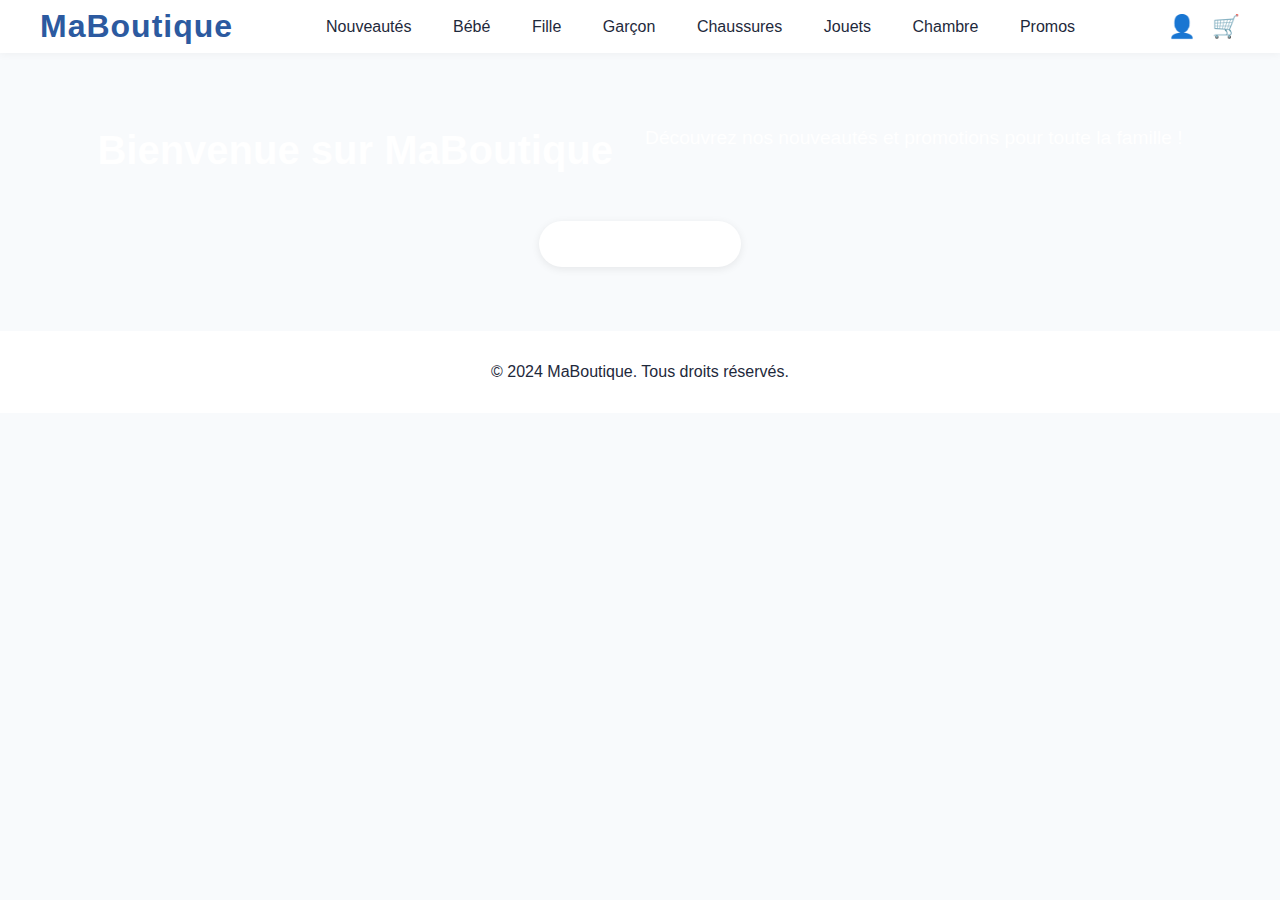
<file: index.html>
<!DOCTYPE html>
<html lang="fr">
<head>
    <meta charset="UTF-8">
    <meta name="viewport" content="width=device-width, initial-scale=1.0">
    <title>Ma Boutique - Accueil</title>
    <link rel="stylesheet" href="style.css">
</head>
<body>
    <header>
        <nav class="navbar">
            <div class="logo">MaBoutique</div>
            <ul class="nav-links">
                <li><a href="#">Nouveautés</a></li>
                <li><a href="#">Bébé</a></li>
                <li><a href="#">Fille</a></li>
                <li><a href="#">Garçon</a></li>
                <li><a href="#">Chaussures</a></li>
                <li><a href="#">Jouets</a></li>
                <li><a href="#">Chambre</a></li>
                <li><a href="#">Promos</a></li>
            </ul>
            <div class="icons">
                <a href="#" class="icon-user" title="Mon compte">👤</a>
                <a href="#" class="icon-cart" title="Panier">🛒</a>
                <button class="burger" id="burger-menu" aria-label="Menu mobile">
                    <span></span><span></span><span></span>
                </button>
            </div>
        </nav>
    </header>
    <main>
        <section class="hero">
            <h1>Bienvenue sur MaBoutique</h1>
            <p>Découvrez nos nouveautés et promotions pour toute la famille !</p>
            <a href="#" class="cta">Voir les produits</a>
        </section>
        <!-- Section produits à venir -->
    </main>
    <footer>
        <p>&copy; 2024 MaBoutique. Tous droits réservés.</p>
    </footer>
    <script src="script.js"></script>
</body>
</html>
</file>
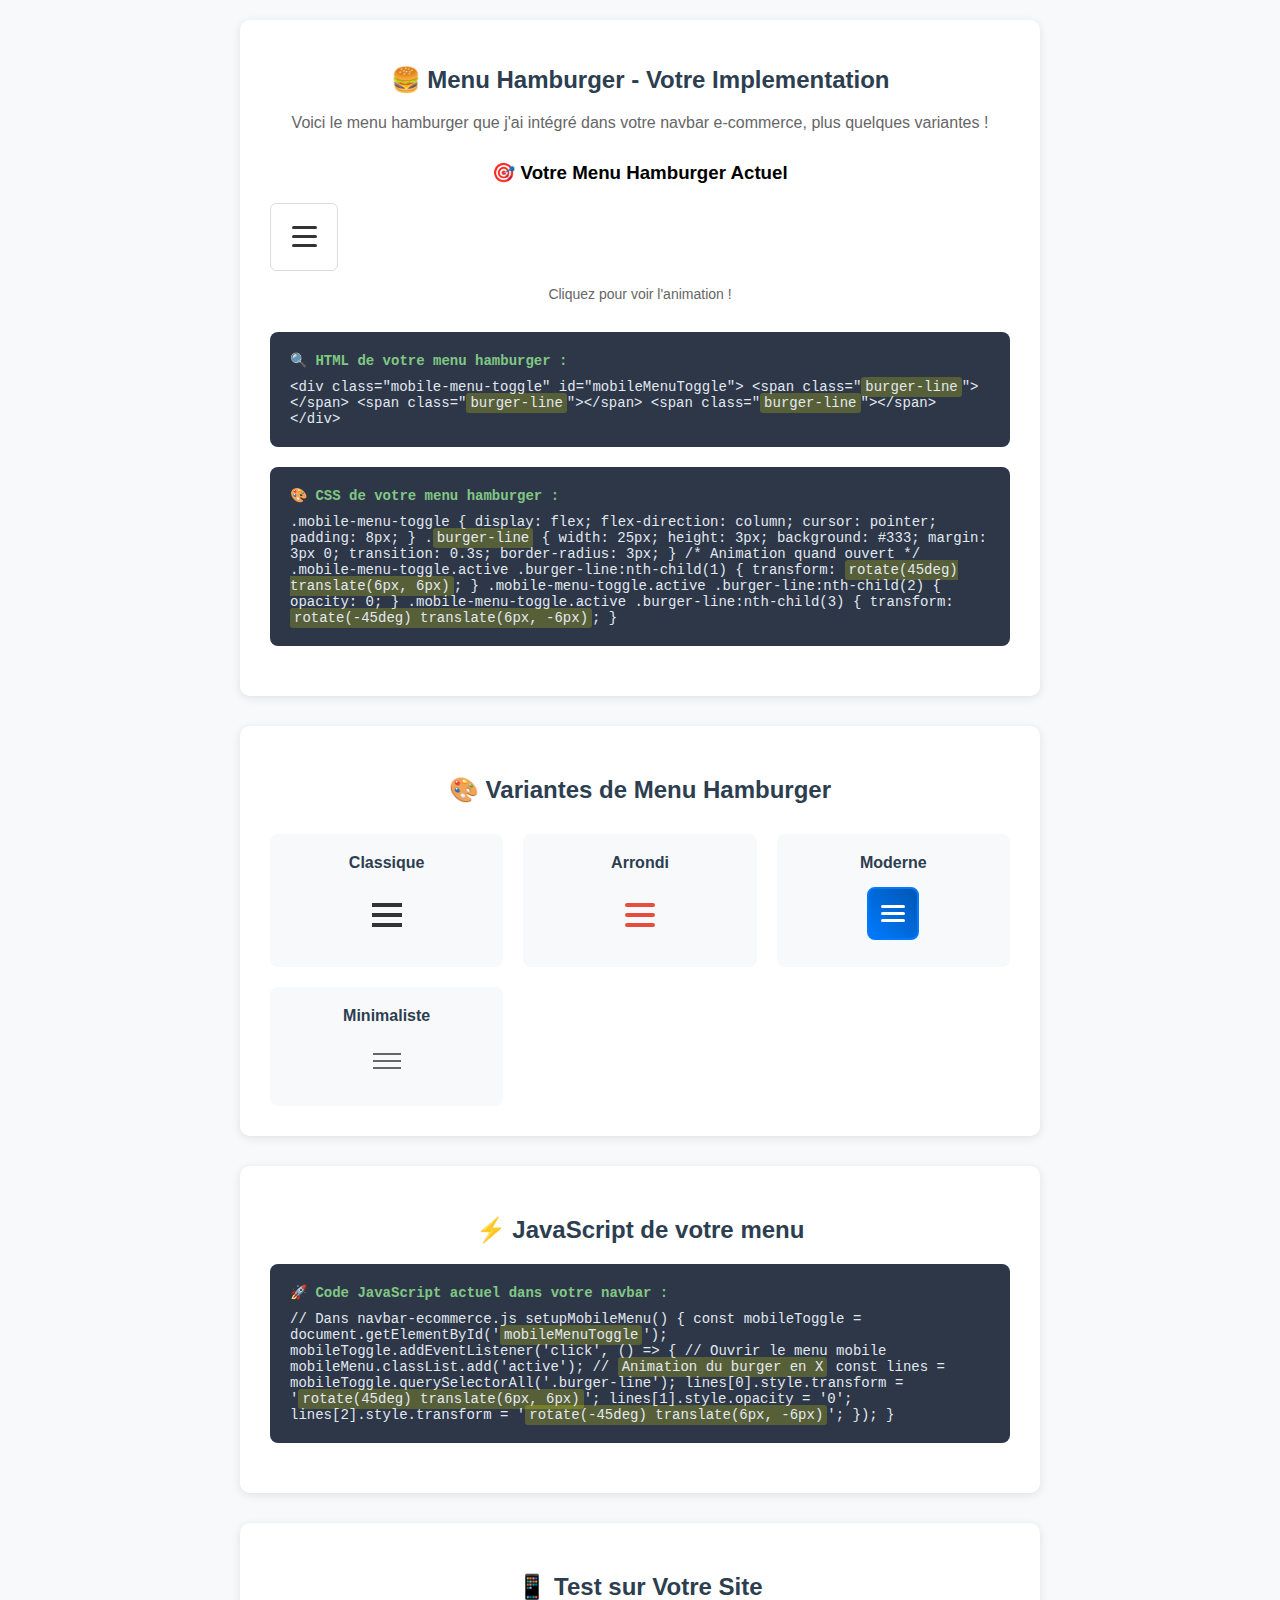
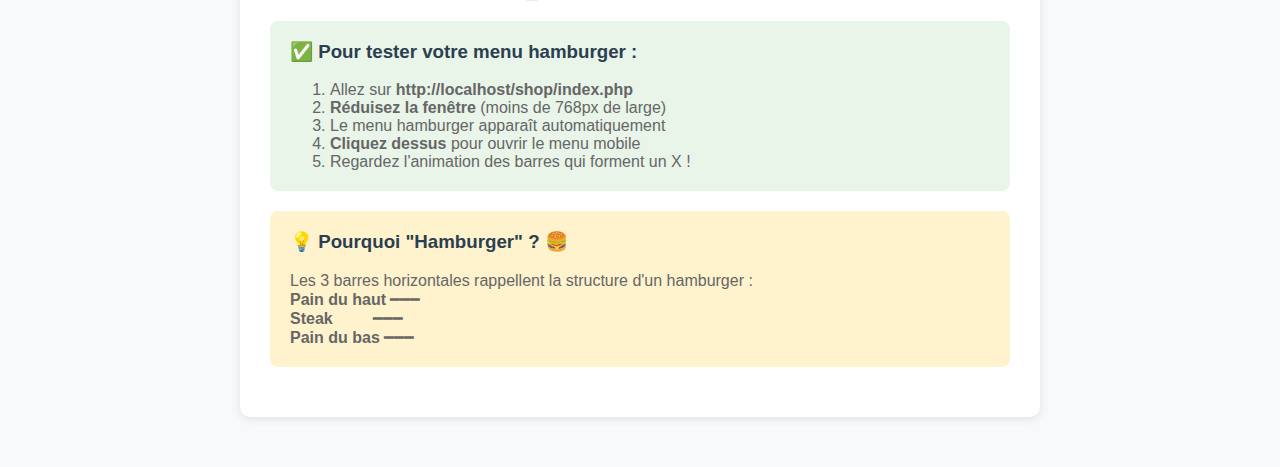
<file: demo-hamburger.html>
<!DOCTYPE html>
<html lang="fr">
<head>
    <meta charset="UTF-8">
    <meta name="viewport" content="width=device-width, initial-scale=1.0">
    <title>Démo Menu Hamburger 🍔</title>
    <style>
        body {
            font-family: -apple-system, BlinkMacSystemFont, 'Segoe UI', Roboto, sans-serif;
            margin: 0;
            padding: 20px;
            background: #f8f9fa;
        }
        
        .demo-container {
            max-width: 800px;
            margin: 0 auto;
        }
        
        .demo-section {
            background: white;
            padding: 30px;
            margin-bottom: 30px;
            border-radius: 10px;
            box-shadow: 0 2px 10px rgba(0,0,0,0.1);
        }
        
        .demo-title {
            color: #2c3e50;
            font-size: 24px;
            font-weight: 700;
            margin-bottom: 20px;
            text-align: center;
        }
        
        /* VOTRE MENU HAMBURGER ACTUEL */
        .mobile-menu-toggle {
            display: flex;
            flex-direction: column;
            cursor: pointer;
            padding: 8px;
            background: #fff;
            border: 1px solid #ddd;
            border-radius: 6px;
            width: 50px;
            height: 50px;
            justify-content: center;
            align-items: center;
        }
        
        .burger-line {
            width: 25px;
            height: 3px;
            background: #333;
            margin: 3px 0;
            transition: 0.3s;
            border-radius: 3px;
        }
        
        /* Animation quand le menu est ouvert */
        .mobile-menu-toggle.active .burger-line:nth-child(1) {
            transform: rotate(45deg) translate(6px, 6px);
        }
        
        .mobile-menu-toggle.active .burger-line:nth-child(2) {
            opacity: 0;
        }
        
        .mobile-menu-toggle.active .burger-line:nth-child(3) {
            transform: rotate(-45deg) translate(6px, -6px);
        }
        
        /* VARIANTES DE MENU HAMBURGER */
        .hamburger-variants {
            display: grid;
            grid-template-columns: repeat(auto-fit, minmax(200px, 1fr));
            gap: 20px;
            margin-top: 30px;
        }
        
        .variant-card {
            background: #f8f9fa;
            padding: 20px;
            border-radius: 8px;
            text-align: center;
        }
        
        .variant-card h4 {
            margin: 0 0 15px 0;
            color: #2c3e50;
        }
        
        /* Variante 1: Classique */
        .hamburger-classic {
            display: inline-block;
            cursor: pointer;
            padding: 10px;
        }
        
        .hamburger-classic span {
            display: block;
            width: 30px;
            height: 4px;
            background: #333;
            margin: 6px 0;
            transition: 0.3s;
        }
        
        /* Variante 2: Arrondi */
        .hamburger-rounded {
            display: inline-block;
            cursor: pointer;
            padding: 10px;
        }
        
        .hamburger-rounded span {
            display: block;
            width: 30px;
            height: 4px;
            background: #e74c3c;
            margin: 6px 0;
            border-radius: 10px;
            transition: 0.3s;
        }
        
        /* Variante 3: Moderne */
        .hamburger-modern {
            display: inline-block;
            cursor: pointer;
            padding: 12px;
            border: 2px solid #007bff;
            border-radius: 8px;
            background: linear-gradient(45deg, #007bff, #0056b3);
        }
        
        .hamburger-modern span {
            display: block;
            width: 24px;
            height: 3px;
            background: white;
            margin: 4px 0;
            border-radius: 2px;
            transition: 0.3s;
        }
        
        /* Variante 4: Minimaliste */
        .hamburger-minimal {
            display: inline-block;
            cursor: pointer;
            padding: 8px;
        }
        
        .hamburger-minimal span {
            display: block;
            width: 28px;
            height: 2px;
            background: #666;
            margin: 5px 0;
            transition: 0.3s;
        }
        
        /* Code display */
        .code-block {
            background: #2d3748;
            color: #e2e8f0;
            padding: 20px;
            border-radius: 8px;
            font-family: 'Courier New', monospace;
            font-size: 14px;
            margin: 20px 0;
            overflow-x: auto;
        }
        
        .code-title {
            color: #81c784;
            font-weight: bold;
            margin-bottom: 10px;
        }
        
        .highlight {
            background: rgba(255, 255, 0, 0.2);
            padding: 2px 4px;
            border-radius: 3px;
        }
    </style>
</head>
<body>
    <div class="demo-container">
        <div class="demo-section">
            <h1 class="demo-title">🍔 Menu Hamburger - Votre Implementation</h1>
            
            <p style="text-align: center; color: #666; margin-bottom: 30px;">
                Voici le menu hamburger que j'ai intégré dans votre navbar e-commerce, plus quelques variantes !
            </p>
            
            <div style="text-align: center; margin: 30px 0;">
                <h3>🎯 Votre Menu Hamburger Actuel</h3>
                <div class="mobile-menu-toggle" onclick="toggleMenu(this)">
                    <span class="burger-line"></span>
                    <span class="burger-line"></span>
                    <span class="burger-line"></span>
                </div>
                <p style="margin-top: 15px; color: #666; font-size: 14px;">
                    Cliquez pour voir l'animation !
                </p>
            </div>
            
            <div class="code-block">
                <div class="code-title">🔍 HTML de votre menu hamburger :</div>
&lt;div class="mobile-menu-toggle" id="mobileMenuToggle"&gt;
    &lt;span class="<span class="highlight">burger-line</span>"&gt;&lt;/span&gt;
    &lt;span class="<span class="highlight">burger-line</span>"&gt;&lt;/span&gt;
    &lt;span class="<span class="highlight">burger-line</span>"&gt;&lt;/span&gt;
&lt;/div&gt;
            </div>
            
            <div class="code-block">
                <div class="code-title">🎨 CSS de votre menu hamburger :</div>
.mobile-menu-toggle {
    display: flex;
    flex-direction: column;
    cursor: pointer;
    padding: 8px;
}

.<span class="highlight">burger-line</span> {
    width: 25px;
    height: 3px;
    background: #333;
    margin: 3px 0;
    transition: 0.3s;
    border-radius: 3px;
}

/* Animation quand ouvert */
.mobile-menu-toggle.active .burger-line:nth-child(1) {
    transform: <span class="highlight">rotate(45deg) translate(6px, 6px)</span>;
}
.mobile-menu-toggle.active .burger-line:nth-child(2) {
    opacity: 0;
}
.mobile-menu-toggle.active .burger-line:nth-child(3) {
    transform: <span class="highlight">rotate(-45deg) translate(6px, -6px)</span>;
}
            </div>
        </div>
        
        <div class="demo-section">
            <h2 class="demo-title">🎨 Variantes de Menu Hamburger</h2>
            
            <div class="hamburger-variants">
                <div class="variant-card">
                    <h4>Classique</h4>
                    <div class="hamburger-classic" onclick="toggleVariant(this)">
                        <span></span>
                        <span></span>
                        <span></span>
                    </div>
                </div>
                
                <div class="variant-card">
                    <h4>Arrondi</h4>
                    <div class="hamburger-rounded" onclick="toggleVariant(this)">
                        <span></span>
                        <span></span>
                        <span></span>
                    </div>
                </div>
                
                <div class="variant-card">
                    <h4>Moderne</h4>
                    <div class="hamburger-modern" onclick="toggleVariant(this)">
                        <span></span>
                        <span></span>
                        <span></span>
                    </div>
                </div>
                
                <div class="variant-card">
                    <h4>Minimaliste</h4>
                    <div class="hamburger-minimal" onclick="toggleVariant(this)">
                        <span></span>
                        <span></span>
                        <span></span>
                    </div>
                </div>
            </div>
        </div>
        
        <div class="demo-section">
            <h2 class="demo-title">⚡ JavaScript de votre menu</h2>
            
            <div class="code-block">
                <div class="code-title">🚀 Code JavaScript actuel dans votre navbar :</div>
// Dans navbar-ecommerce.js
setupMobileMenu() {
    const mobileToggle = document.getElementById('<span class="highlight">mobileMenuToggle</span>');
    
    mobileToggle.addEventListener('click', () => {
        // Ouvrir le menu mobile
        mobileMenu.classList.add('active');
        
        // <span class="highlight">Animation du burger en X</span>
        const lines = mobileToggle.querySelectorAll('.burger-line');
        lines[0].style.transform = '<span class="highlight">rotate(45deg) translate(6px, 6px)</span>';
        lines[1].style.opacity = '0';
        lines[2].style.transform = '<span class="highlight">rotate(-45deg) translate(6px, -6px)</span>';
    });
}
            </div>
        </div>
        
        <div class="demo-section">
            <h2 class="demo-title">📱 Test sur Votre Site</h2>
            
            <div style="background: #e8f5e8; padding: 20px; border-radius: 8px; margin: 20px 0;">
                <h3 style="margin-top: 0; color: #2c3e50;">✅ Pour tester votre menu hamburger :</h3>
                <ol style="margin: 0; color: #666;">
                    <li>Allez sur <strong>http://localhost/shop/index.php</strong></li>
                    <li><strong>Réduisez la fenêtre</strong> (moins de 768px de large)</li>
                    <li>Le menu hamburger apparaît automatiquement</li>
                    <li><strong>Cliquez dessus</strong> pour ouvrir le menu mobile</li>
                    <li>Regardez l'animation des barres qui forment un X !</li>
                </ol>
            </div>
            
            <div style="background: #fff3cd; padding: 20px; border-radius: 8px; margin: 20px 0;">
                <h3 style="margin-top: 0; color: #2c3e50;">💡 Pourquoi "Hamburger" ? 🍔</h3>
                <p style="margin: 0; color: #666;">
                    Les 3 barres horizontales rappellent la structure d'un hamburger :<br>
                    <strong>Pain du haut</strong> ━━━<br>
                    <strong>Steak</strong> &nbsp;&nbsp;&nbsp;&nbsp;&nbsp;&nbsp;&nbsp; ━━━<br>
                    <strong>Pain du bas</strong> ━━━
                </p>
            </div>
        </div>
    </div>
    
    <script>
        function toggleMenu(element) {
            element.classList.toggle('active');
        }
        
        function toggleVariant(element) {
            // Animation simple pour les variantes
            element.style.transform = element.style.transform === 'scale(1.1)' ? 'scale(1)' : 'scale(1.1)';
            setTimeout(() => {
                element.style.transform = 'scale(1)';
            }, 200);
        }
        
        console.log('🍔 Menu Hamburger Demo chargé !');
        console.log('📱 Réduisez la fenêtre sur votre site pour voir le menu hamburger en action');
    </script>
</body>
</html>
</file>
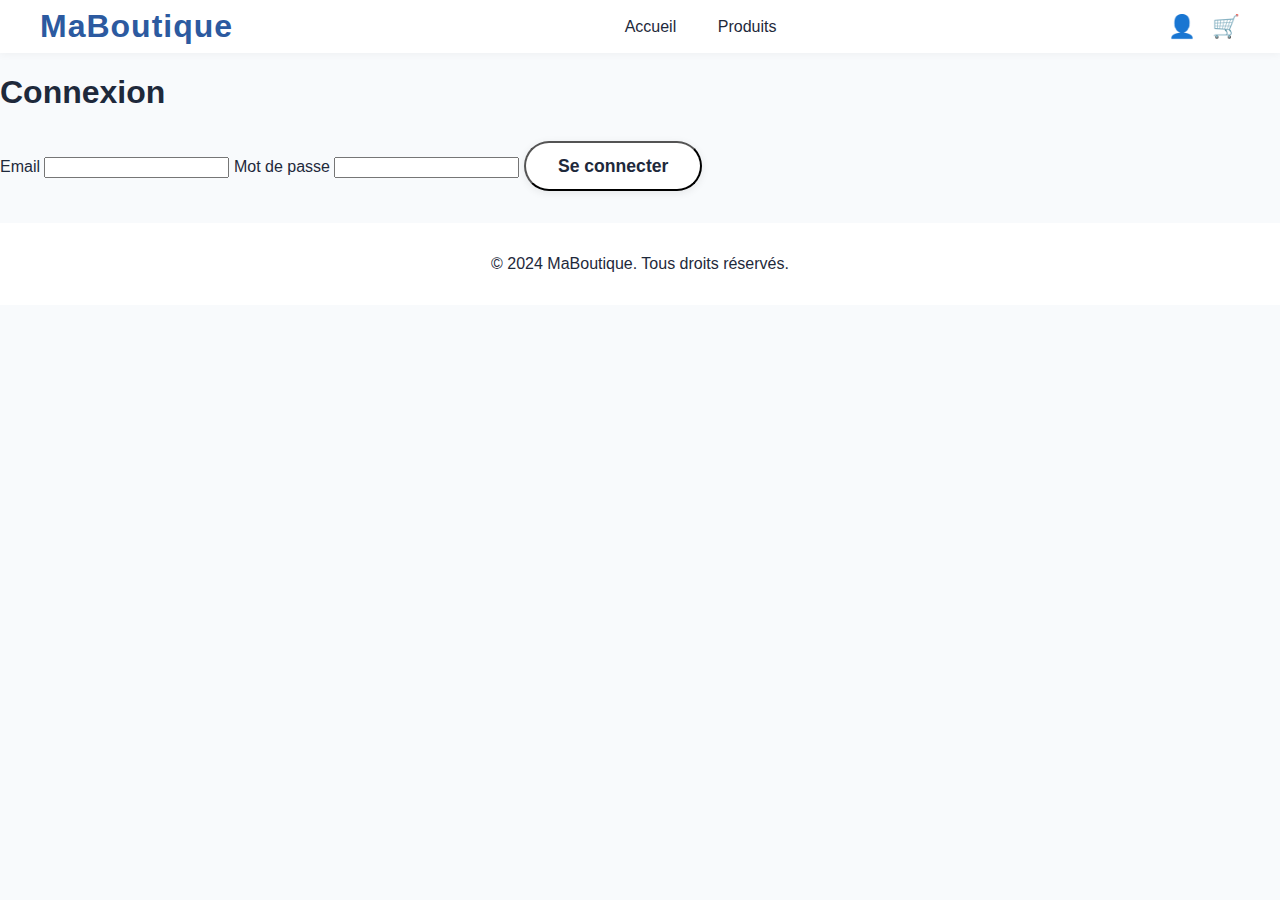
<file: login.html>
<!DOCTYPE html>
<html lang="fr">
<head>
    <meta charset="UTF-8">
    <meta name="viewport" content="width=device-width, initial-scale=1.0">
    <title>Connexion - Ma Boutique</title>
    <link rel="stylesheet" href="style.css">
</head>
<body>
    <header>
        <nav class="navbar">
            <div class="logo">MaBoutique</div>
            <ul class="nav-links">
                <li><a href="index.html">Accueil</a></li>
                <li><a href="products.html">Produits</a></li>
            </ul>
            <div class="icons">
                <a href="#" class="icon-user" title="Mon compte">👤</a>
                <a href="#" class="icon-cart" title="Panier">🛒</a>
                <button class="burger" id="burger-menu" aria-label="Menu mobile">
                    <span></span><span></span><span></span>
                </button>
            </div>
        </nav>
    </header>
    <main>
        <section class="login-section">
            <h1>Connexion</h1>
            <form action="backend/login.php" method="post" class="login-form">
                <label for="email">Email</label>
                <input type="email" id="email" name="email" required>
                <label for="password">Mot de passe</label>
                <input type="password" id="password" name="password" required>
                <button type="submit" class="cta">Se connecter</button>
            </form>
        </section>
    </main>
    <footer>
        <p>&copy; 2024 MaBoutique. Tous droits réservés.</p>
    </footer>
    <script src="script.js"></script>
</body>
</html>
</file>
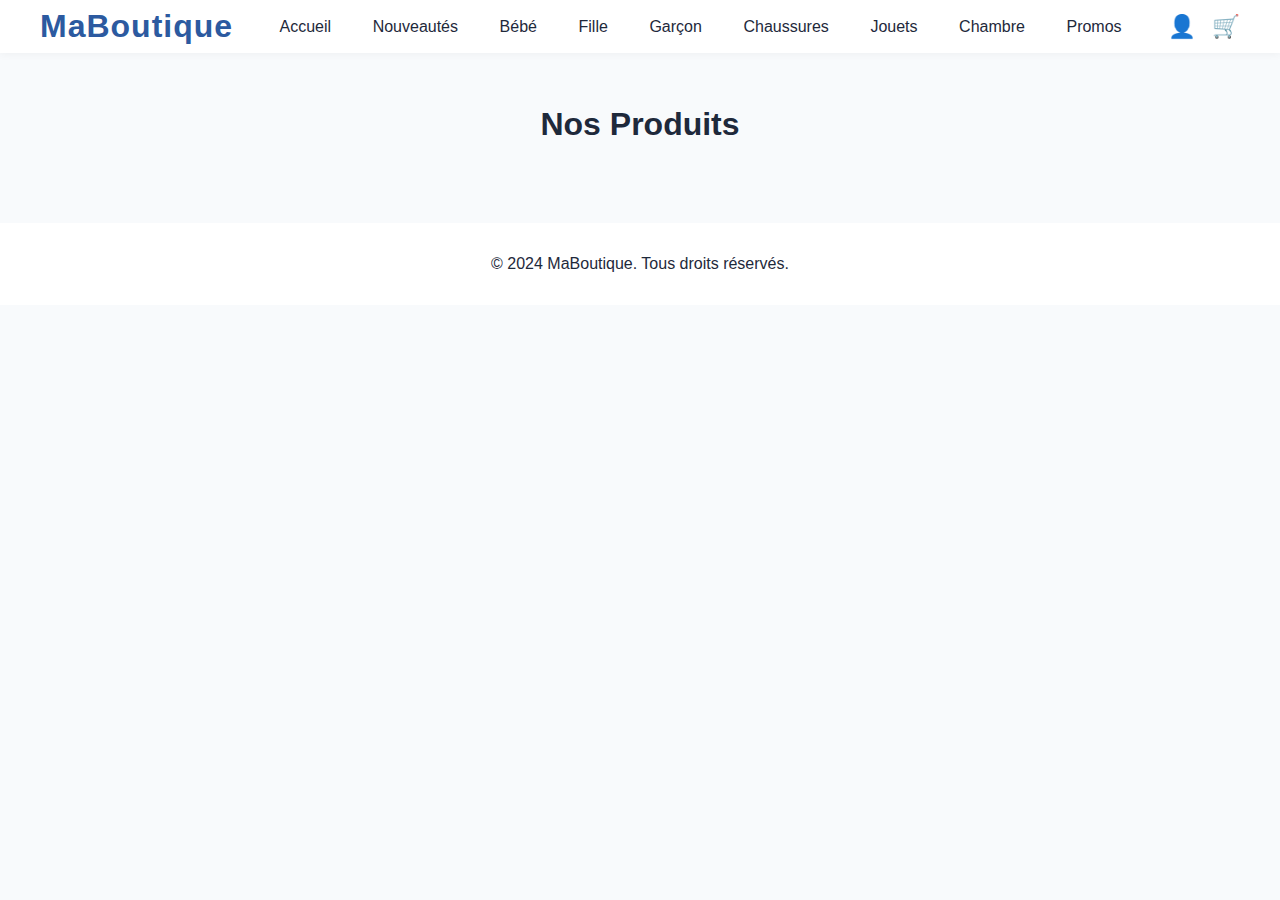
<file: products.html>
<!DOCTYPE html>
<html lang="fr">
<head>
    <meta charset="UTF-8">
    <meta name="viewport" content="width=device-width, initial-scale=1.0">
    <title>Nos Produits - Ma Boutique</title>
    <link rel="stylesheet" href="style.css">
</head>
<body>
    <header>
        <nav class="navbar">
            <div class="logo">MaBoutique</div>
            <ul class="nav-links">
                <li><a href="index.html">Accueil</a></li>
                <li><a href="#">Nouveautés</a></li>
                <li><a href="#">Bébé</a></li>
                <li><a href="#">Fille</a></li>
                <li><a href="#">Garçon</a></li>
                <li><a href="#">Chaussures</a></li>
                <li><a href="#">Jouets</a></li>
                <li><a href="#">Chambre</a></li>
                <li><a href="#">Promos</a></li>
            </ul>
            <div class="icons">
                <a href="#" class="icon-user" title="Mon compte">👤</a>
                <a href="#" class="icon-cart" title="Panier">🛒</a>
                <button class="burger" id="burger-menu" aria-label="Menu mobile">
                    <span></span><span></span><span></span>
                </button>
            </div>
        </nav>
    </header>
    <main>
        <section class="products-list">
            <h1>Nos Produits</h1>
            <div id="products-container" class="products-grid"></div>
        </section>
    </main>
    <footer>
        <p>&copy; 2024 MaBoutique. Tous droits réservés.</p>
    </footer>
    <script src="script.js"></script>
    <script>
    // Charger les produits dynamiquement
    fetch('backend/products.php')
        .then(res => res.json())
        .then(products => {
            const container = document.getElementById('products-container');
            if (products.length === 0) {
                container.innerHTML = '<p>Aucun produit disponible.</p>';
                return;
            }
            container.innerHTML = products.map(prod => `
                <div class="product-card">
                    <img src="${prod.image || 'https://via.placeholder.com/200x200?text=Produit'}" alt="${prod.name}">
                    <h2>${prod.name}</h2>
                    <p class="category">${prod.category || ''}</p>
                    <p class="price">${prod.price} €</p>
                    <button class="cta">Voir</button>
                </div>
            `).join('');
        });
    </script>
</body>
</html>
</file>
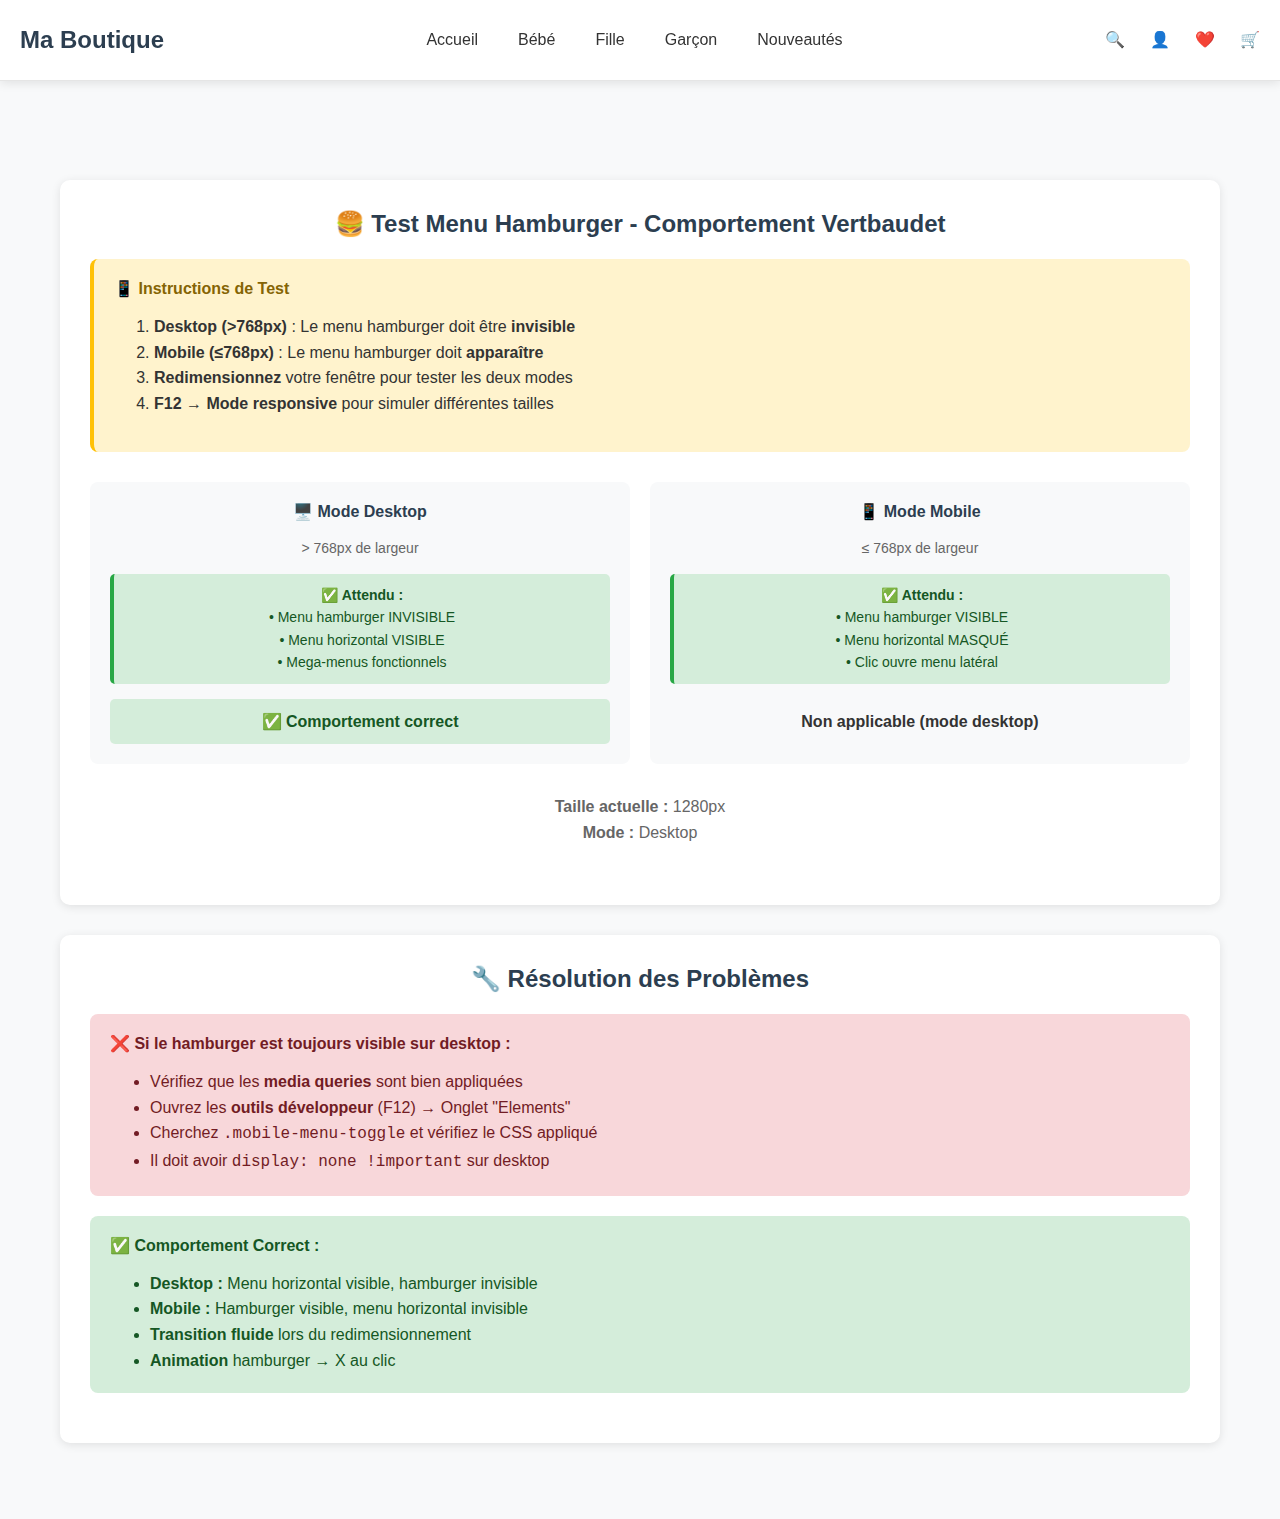
<file: test-hamburger-behavior.html>
<!DOCTYPE html>
<html lang="fr">
<head>
    <meta charset="UTF-8">
    <meta name="viewport" content="width=device-width, initial-scale=1.0">
    <title>🍔 Test Menu Hamburger - Style Vertbaudet</title>
    <link rel="stylesheet" href="navbar-ecommerce.css">
    <style>
        .test-container {
            padding: 100px 20px 50px 20px;
            max-width: 1200px;
            margin: 0 auto;
        }
        
        .test-section {
            background: white;
            padding: 30px;
            border-radius: 10px;
            box-shadow: 0 2px 10px rgba(0,0,0,0.1);
            margin-bottom: 30px;
        }
        
        .test-title {
            color: #2c3e50;
            font-size: 24px;
            font-weight: 700;
            margin-bottom: 20px;
            text-align: center;
        }
        
        .behavior-test {
            display: grid;
            grid-template-columns: repeat(auto-fit, minmax(300px, 1fr));
            gap: 20px;
            margin: 30px 0;
        }
        
        .behavior-card {
            background: #f8f9fa;
            padding: 20px;
            border-radius: 8px;
            text-align: center;
        }
        
        .behavior-card h4 {
            margin: 0 0 15px 0;
            color: #2c3e50;
        }
        
        .screen-size {
            font-size: 14px;
            color: #666;
            margin-bottom: 15px;
        }
        
        .expected-behavior {
            background: #d4edda;
            padding: 10px;
            border-radius: 5px;
            border-left: 4px solid #28a745;
            font-size: 14px;
            color: #155724;
        }
        
        .current-status {
            margin-top: 15px;
            padding: 10px;
            border-radius: 5px;
            font-weight: 600;
        }
        
        .status-ok {
            background: #d4edda;
            color: #155724;
        }
        
        .status-issue {
            background: #f8d7da;
            color: #721c24;
        }
        
        .resize-instructions {
            background: #fff3cd;
            padding: 20px;
            border-radius: 8px;
            border-left: 4px solid #ffc107;
            margin: 20px 0;
        }
        
        .resize-instructions h4 {
            margin-top: 0;
            color: #856404;
        }
        
        @media (max-width: 768px) {
            .behavior-test {
                grid-template-columns: 1fr;
            }
        }
    </style>
</head>
<body>
    <!-- Navbar avec le comportement corrigé -->
    <nav class="ecommerce-navbar">
        <div class="navbar-container">
            <!-- Logo -->
            <div class="navbar-logo">
                <a href="index.php">
                    <span class="logo-text">Ma Boutique</span>
                </a>
            </div>
            
            <!-- Menu Principal (Desktop uniquement) -->
            <div class="navbar-menu" id="navbarMenu">
                <ul class="navbar-nav">
                    <li class="nav-item"><a href="#" class="nav-link">Accueil</a></li>
                    <li class="nav-item"><a href="#" class="nav-link">Bébé</a></li>
                    <li class="nav-item"><a href="#" class="nav-link">Fille</a></li>
                    <li class="nav-item"><a href="#" class="nav-link">Garçon</a></li>
                    <li class="nav-item"><a href="#" class="nav-link">Nouveautés</a></li>
                </ul>
            </div>
            
            <!-- Icônes -->
            <div class="navbar-icons">
                <a href="#" class="icon-link">🔍</a>
                <a href="#" class="icon-link">👤</a>
                <a href="#" class="icon-link">❤️</a>
                <a href="#" class="icon-link">🛒</a>
            </div>
            
            <!-- Menu hamburger (Mobile uniquement) -->
            <div class="mobile-menu-toggle" id="mobileMenuToggle">
                <span class="burger-line"></span>
                <span class="burger-line"></span>
                <span class="burger-line"></span>
            </div>
        </div>
    </nav>
    
    <!-- Menu mobile -->
    <div class="mobile-menu" id="mobileMenu">
        <div class="mobile-menu-header">
            <h3>Menu</h3>
            <button class="mobile-menu-close" id="mobileMenuClose">✕</button>
        </div>
        <div class="mobile-menu-content">
            <ul class="mobile-nav">
                <li><a href="#">Accueil</a></li>
                <li><a href="#">Bébé</a></li>
                <li><a href="#">Fille</a></li>
                <li><a href="#">Garçon</a></li>
                <li><a href="#">Nouveautés</a></li>
            </ul>
        </div>
    </div>
    
    <!-- Overlay -->
    <div class="mobile-overlay" id="mobileOverlay"></div>
    
    <div class="test-container">
        <div class="test-section">
            <h1 class="test-title">🍔 Test Menu Hamburger - Comportement Vertbaudet</h1>
            
            <div class="resize-instructions">
                <h4>📱 Instructions de Test</h4>
                <ol>
                    <li><strong>Desktop (>768px)</strong> : Le menu hamburger doit être <strong>invisible</strong></li>
                    <li><strong>Mobile (≤768px)</strong> : Le menu hamburger doit <strong>apparaître</strong></li>
                    <li><strong>Redimensionnez</strong> votre fenêtre pour tester les deux modes</li>
                    <li><strong>F12 → Mode responsive</strong> pour simuler différentes tailles</li>
                </ol>
            </div>
            
            <div class="behavior-test">
                <div class="behavior-card">
                    <h4>🖥️ Mode Desktop</h4>
                    <div class="screen-size">> 768px de largeur</div>
                    <div class="expected-behavior">
                        ✅ <strong>Attendu :</strong><br>
                        • Menu hamburger INVISIBLE<br>
                        • Menu horizontal VISIBLE<br>
                        • Mega-menus fonctionnels
                    </div>
                    <div class="current-status" id="desktopStatus">
                        Redimensionnez pour tester
                    </div>
                </div>
                
                <div class="behavior-card">
                    <h4>📱 Mode Mobile</h4>
                    <div class="screen-size">≤ 768px de largeur</div>
                    <div class="expected-behavior">
                        ✅ <strong>Attendu :</strong><br>
                        • Menu hamburger VISIBLE<br>
                        • Menu horizontal MASQUÉ<br>
                        • Clic ouvre menu latéral
                    </div>
                    <div class="current-status" id="mobileStatus">
                        Redimensionnez pour tester
                    </div>
                </div>
            </div>
            
            <div style="text-align: center; margin: 30px 0;">
                <p style="color: #666; font-size: 16px;">
                    <strong>Taille actuelle :</strong> <span id="currentWidth"></span>px<br>
                    <strong>Mode :</strong> <span id="currentMode"></span>
                </p>
            </div>
        </div>
        
        <div class="test-section">
            <h2 class="test-title">🔧 Résolution des Problèmes</h2>
            
            <div style="background: #f8d7da; padding: 20px; border-radius: 8px; margin: 20px 0;">
                <h4 style="color: #721c24; margin-top: 0;">❌ Si le hamburger est toujours visible sur desktop :</h4>
                <ul style="color: #721c24; margin: 0;">
                    <li>Vérifiez que les <strong>media queries</strong> sont bien appliquées</li>
                    <li>Ouvrez les <strong>outils développeur</strong> (F12) → Onglet "Elements"</li>
                    <li>Cherchez <code>.mobile-menu-toggle</code> et vérifiez le CSS appliqué</li>
                    <li>Il doit avoir <code>display: none !important</code> sur desktop</li>
                </ul>
            </div>
            
            <div style="background: #d4edda; padding: 20px; border-radius: 8px; margin: 20px 0;">
                <h4 style="color: #155724; margin-top: 0;">✅ Comportement Correct :</h4>
                <ul style="color: #155724; margin: 0;">
                    <li><strong>Desktop :</strong> Menu horizontal visible, hamburger invisible</li>
                    <li><strong>Mobile :</strong> Hamburger visible, menu horizontal invisible</li>
                    <li><strong>Transition fluide</strong> lors du redimensionnement</li>
                    <li><strong>Animation</strong> hamburger → X au clic</li>
                </ul>
            </div>
        </div>
    </div>
    
    <script src="navbar-ecommerce.js"></script>
    <script>
        // Test du comportement responsive
        function checkResponsiveBehavior() {
            const width = window.innerWidth;
            const hamburger = document.getElementById('mobileMenuToggle');
            const menu = document.getElementById('navbarMenu');
            const desktopStatus = document.getElementById('desktopStatus');
            const mobileStatus = document.getElementById('mobileStatus');
            const currentWidth = document.getElementById('currentWidth');
            const currentMode = document.getElementById('currentMode');
            
            // Mettre à jour les affichages
            currentWidth.textContent = width;
            
            if (width > 768) {
                // Mode Desktop
                currentMode.textContent = 'Desktop';
                
                const hamburgerVisible = window.getComputedStyle(hamburger).display !== 'none';
                const menuVisible = window.getComputedStyle(menu).display !== 'none';
                
                if (!hamburgerVisible && menuVisible) {
                    desktopStatus.textContent = '✅ Comportement correct';
                    desktopStatus.className = 'current-status status-ok';
                } else {
                    desktopStatus.textContent = '❌ Problème détecté';
                    desktopStatus.className = 'current-status status-issue';
                }
                
                mobileStatus.textContent = 'Non applicable (mode desktop)';
                mobileStatus.className = 'current-status';
                
            } else {
                // Mode Mobile
                currentMode.textContent = 'Mobile';
                
                const hamburgerVisible = window.getComputedStyle(hamburger).display !== 'none';
                const menuVisible = window.getComputedStyle(menu).display !== 'none';
                
                if (hamburgerVisible && !menuVisible) {
                    mobileStatus.textContent = '✅ Comportement correct';
                    mobileStatus.className = 'current-status status-ok';
                } else {
                    mobileStatus.textContent = '❌ Problème détecté';
                    mobileStatus.className = 'current-status status-issue';
                }
                
                desktopStatus.textContent = 'Non applicable (mode mobile)';
                desktopStatus.className = 'current-status';
            }
        }
        
        // Vérifier au chargement et au redimensionnement
        checkResponsiveBehavior();
        window.addEventListener('resize', checkResponsiveBehavior);
        
        console.log('🍔 Test du menu hamburger chargé !');
        console.log('📱 Redimensionnez la fenêtre pour tester le comportement responsive');
    </script>
</body>
</html>
</file>
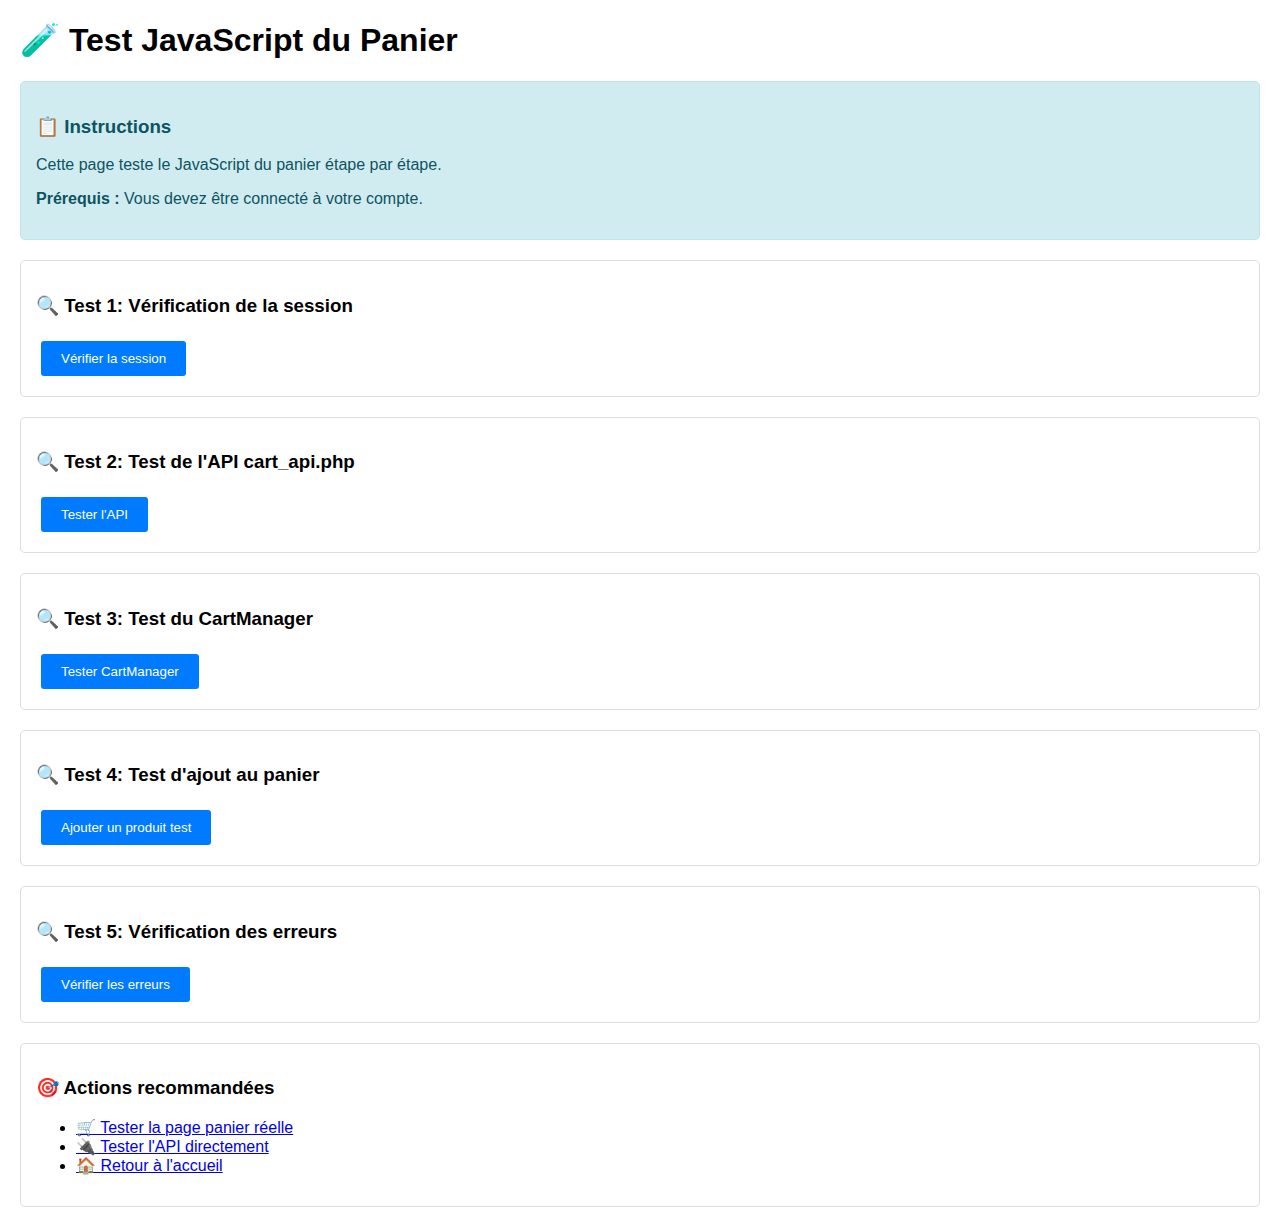
<file: test_cart_javascript.html>
<!DOCTYPE html>
<html lang="fr">
<head>
    <meta charset="UTF-8">
    <meta name="viewport" content="width=device-width, initial-scale=1.0">
    <title>Test JavaScript du Panier</title>
    <style>
        body { font-family: Arial, sans-serif; margin: 20px; }
        .test-section { margin: 20px 0; padding: 15px; border: 1px solid #ddd; border-radius: 5px; }
        .success { background-color: #d4edda; border-color: #c3e6cb; color: #155724; }
        .error { background-color: #f8d7da; border-color: #f5c6cb; color: #721c24; }
        .info { background-color: #d1ecf1; border-color: #bee5eb; color: #0c5460; }
        button { padding: 10px 20px; margin: 5px; background: #007bff; color: white; border: none; border-radius: 3px; cursor: pointer; }
        button:hover { background: #0056b3; }
        pre { background: #f8f9fa; padding: 10px; border-radius: 3px; overflow-x: auto; }
        .loading { color: #856404; }
    </style>
</head>
<body>
    <h1>🧪 Test JavaScript du Panier</h1>
    
    <div class="test-section info">
        <h3>📋 Instructions</h3>
        <p>Cette page teste le JavaScript du panier étape par étape.</p>
        <p><strong>Prérequis :</strong> Vous devez être connecté à votre compte.</p>
    </div>

    <div class="test-section">
        <h3>🔍 Test 1: Vérification de la session</h3>
        <button onclick="checkSession()">Vérifier la session</button>
        <div id="session-result"></div>
    </div>

    <div class="test-section">
        <h3>🔍 Test 2: Test de l'API cart_api.php</h3>
        <button onclick="testCartAPI()">Tester l'API</button>
        <div id="api-result"></div>
    </div>

    <div class="test-section">
        <h3>🔍 Test 3: Test du CartManager</h3>
        <button onclick="testCartManager()">Tester CartManager</button>
        <div id="cartmanager-result"></div>
    </div>

    <div class="test-section">
        <h3>🔍 Test 4: Test d'ajout au panier</h3>
        <button onclick="testAddToCart()">Ajouter un produit test</button>
        <div id="add-result"></div>
    </div>

    <div class="test-section">
        <h3>🔍 Test 5: Vérification des erreurs</h3>
        <button onclick="checkErrors()">Vérifier les erreurs</button>
        <div id="errors-result"></div>
    </div>

    <div class="test-section">
        <h3>🎯 Actions recommandées</h3>
        <ul>
            <li><a href="panier.php">🛒 Tester la page panier réelle</a></li>
            <li><a href="backend/cart_api.php">🔌 Tester l'API directement</a></li>
            <li><a href="index.php">🏠 Retour à l'accueil</a></li>
        </ul>
    </div>

    <script>
        // Test 1: Vérification de la session
        async function checkSession() {
            const resultDiv = document.getElementById('session-result');
            resultDiv.innerHTML = '<div class="loading">Vérification en cours...</div>';
            
            try {
                const response = await fetch('backend/cart_api.php', {
                    method: 'GET',
                    credentials: 'same-origin'
                });
                
                if (response.status === 401) {
                    resultDiv.innerHTML = '<div class="error">❌ Non connecté - Erreur 401</div>';
                } else if (response.ok) {
                    const data = await response.json();
                    resultDiv.innerHTML = `
                        <div class="success">
                            ✅ Connecté avec succès !<br>
                            <strong>Produits dans le panier :</strong> ${data.item_count}<br>
                            <strong>Total :</strong> ${data.total} €
                        </div>
                    `;
                } else {
                    resultDiv.innerHTML = `<div class="error">❌ Erreur ${response.status}</div>`;
                }
            } catch (error) {
                resultDiv.innerHTML = `<div class="error">❌ Erreur réseau : ${error.message}</div>`;
            }
        }

        // Test 2: Test de l'API
        async function testCartAPI() {
            const resultDiv = document.getElementById('api-result');
            resultDiv.innerHTML = '<div class="loading">Test de l'API en cours...</div>';
            
            try {
                const response = await fetch('backend/cart_api.php', {
                    method: 'GET',
                    credentials: 'same-origin'
                });
                
                if (response.ok) {
                    const data = await response.json();
                    resultDiv.innerHTML = `
                        <div class="success">
                            ✅ API fonctionne !<br>
                            <pre>${JSON.stringify(data, null, 2)}</pre>
                        </div>
                    `;
                } else {
                    resultDiv.innerHTML = `<div class="error">❌ Erreur API : ${response.status}</div>`;
                }
            } catch (error) {
                resultDiv.innerHTML = `<div class="error">❌ Erreur : ${error.message}</div>`;
            }
        }

        // Test 3: Test du CartManager
        async function testCartManager() {
            const resultDiv = document.getElementById('cartmanager-result');
            resultDiv.innerHTML = '<div class="loading">Test du CartManager en cours...</div>';
            
            try {
                // Vérifier si cart-manager.js est chargé
                if (typeof CartManager === 'undefined') {
                    resultDiv.innerHTML = '<div class="error">❌ CartManager non défini - Vérifiez que cart-manager.js est chargé</div>';
                    return;
                }
                
                const cartManager = new CartManager();
                resultDiv.innerHTML = `
                    <div class="success">
                        ✅ CartManager chargé avec succès !<br>
                        <strong>Méthodes disponibles :</strong><br>
                        - addToCart()<br>
                        - removeFromCart()<br>
                        - updateQuantity()<br>
                        - getCart()
                    </div>
                `;
            } catch (error) {
                resultDiv.innerHTML = `<div class="error">❌ Erreur CartManager : ${error.message}</div>`;
            }
        }

        // Test 4: Test d'ajout au panier
        async function testAddToCart() {
            const resultDiv = document.getElementById('add-result');
            resultDiv.innerHTML = '<div class="loading">Test d'ajout au panier en cours...</div>';
            
            try {
                const response = await fetch('backend/cart_api.php', {
                    method: 'POST',
                    headers: {
                        'Content-Type': 'application/json'
                    },
                    credentials: 'same-origin',
                    body: JSON.stringify({
                        product_id: 18, // Chemise en coton - Blanc
                        quantity: 1
                    })
                });
                
                if (response.ok) {
                    const data = await response.json();
                    resultDiv.innerHTML = `
                        <div class="success">
                            ✅ Produit ajouté au panier !<br>
                            <pre>${JSON.stringify(data, null, 2)}</pre>
                        </div>
                    `;
                } else {
                    const errorData = await response.json();
                    resultDiv.innerHTML = `<div class="error">❌ Erreur lors de l'ajout : ${errorData.error}</div>`;
                }
            } catch (error) {
                resultDiv.innerHTML = `<div class="error">❌ Erreur : ${error.message}</div>`;
            }
        }

        // Test 5: Vérification des erreurs
        function checkErrors() {
            const resultDiv = document.getElementById('errors-result');
            
            // Vérifier les erreurs dans la console
            const errors = [];
            
            // Vérifier si les fichiers nécessaires sont accessibles
            fetch('cart-manager.js')
                .then(response => {
                    if (!response.ok) errors.push('cart-manager.js non accessible');
                })
                .catch(() => errors.push('cart-manager.js non trouvé'));
            
            fetch('backend/cart_api.php')
                .then(response => {
                    if (!response.ok) errors.push('cart_api.php non accessible');
                })
                .catch(() => errors.push('cart_api.php non trouvé'));
            
            setTimeout(() => {
                if (errors.length === 0) {
                    resultDiv.innerHTML = '<div class="success">✅ Aucune erreur détectée</div>';
                } else {
                    resultDiv.innerHTML = `
                        <div class="error">
                            ❌ Erreurs détectées :<br>
                            <ul>${errors.map(error => `<li>${error}</li>`).join('')}</ul>
                        </div>
                    `;
                }
            }, 1000);
        }

        // Vérification automatique au chargement
        window.addEventListener('load', function() {
            console.log('🧪 Page de test JavaScript du panier chargée');
            console.log('📋 Utilisez les boutons pour tester chaque composant');
        });
    </script>
</body>
</html>
</file>
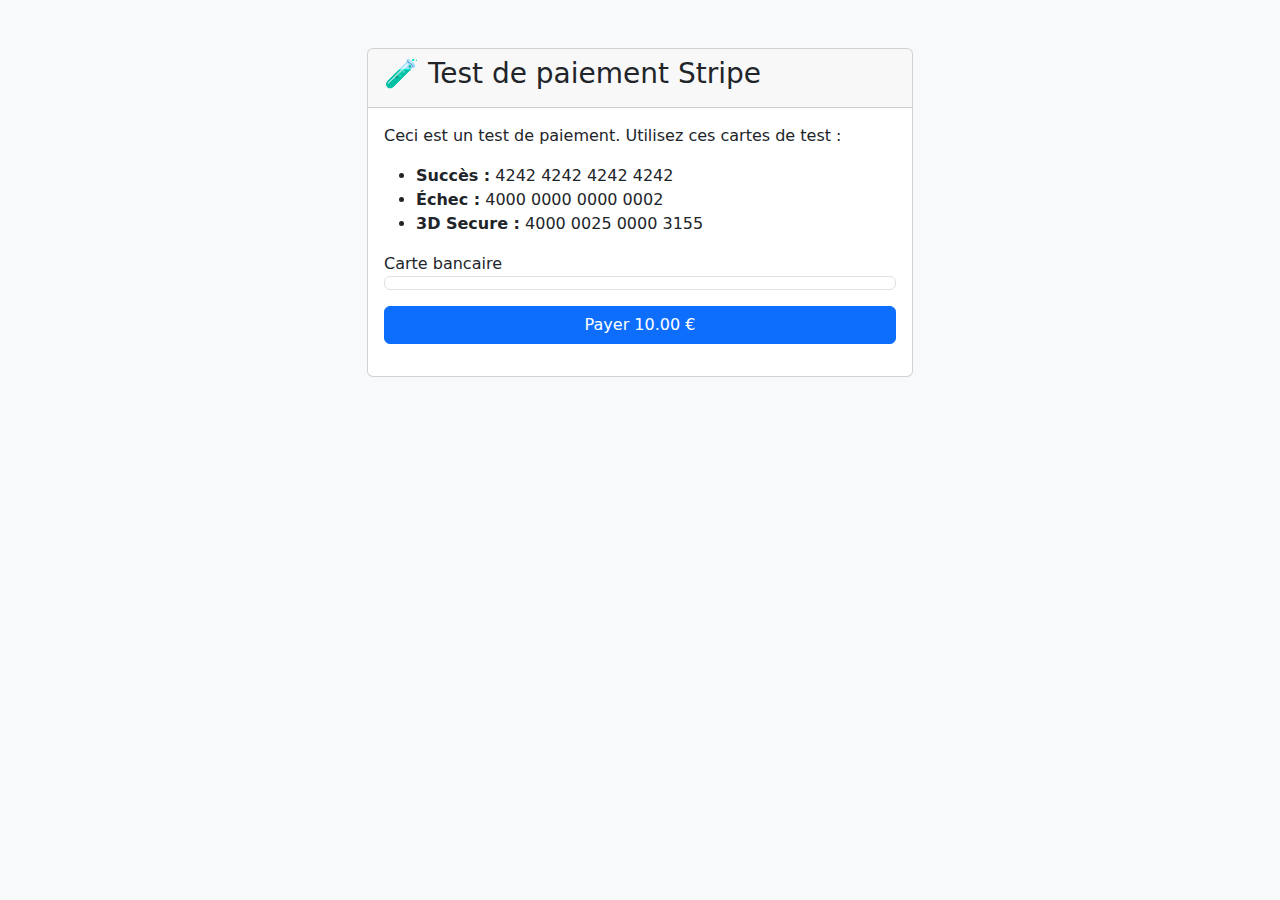
<file: test_payment.html>
<!DOCTYPE html>
<html lang="fr">
<head>
    <meta charset="UTF-8">
    <meta name="viewport" content="width=device-width, initial-scale=1.0">
    <title>Test de paiement - Ma Boutique</title>
    <link href="https://cdn.jsdelivr.net/npm/bootstrap@5.3.2/dist/css/bootstrap.min.css" rel="stylesheet">
    <script src="https://js.stripe.com/v3/"></script>
</head>
<body class="bg-light">
    <div class="container py-5">
        <div class="row justify-content-center">
            <div class="col-md-6">
                <div class="card">
                    <div class="card-header">
                        <h3>🧪 Test de paiement Stripe</h3>
                    </div>
                    <div class="card-body">
                        <p>Ceci est un test de paiement. Utilisez ces cartes de test :</p>
                        <ul>
                            <li><strong>Succès :</strong> 4242 4242 4242 4242</li>
                            <li><strong>Échec :</strong> 4000 0000 0000 0002</li>
                            <li><strong>3D Secure :</strong> 4000 0025 0000 3155</li>
                        </ul>
                        
                        <form id="payment-form">
                            <div class="mb-3">
                                <label for="card-element">Carte bancaire</label>
                                <div id="card-element" class="form-control"></div>
                                <div id="card-errors" class="text-danger mt-2"></div>
                            </div>
                            
                            <button type="submit" class="btn btn-primary w-100">
                                Payer 10.00 €
                            </button>
                        </form>
                        
                        <div id="payment-result" class="mt-3"></div>
                    </div>
                </div>
            </div>
        </div>
    </div>

    <script>
        // Initialiser Stripe
        const stripe = Stripe("pk_test_votre_cle_publique_de_test");
        const elements = stripe.elements();
        
        // Créer l'élément de carte
        const card = elements.create("card");
        card.mount("#card-element");
        
        // Gérer les erreurs
        card.addEventListener("change", ({error}) => {
            const displayError = document.getElementById("card-errors");
            if (error) {
                displayError.textContent = error.message;
            } else {
                displayError.textContent = "";
            }
        });
        
        // Gérer la soumission
        const form = document.getElementById("payment-form");
        form.addEventListener("submit", async (event) => {
            event.preventDefault();
            
            const submitButton = form.querySelector("button");
            submitButton.disabled = true;
            submitButton.textContent = "Traitement...";
            
            try {
                // Créer l'intention de paiement
                const response = await fetch("backend/payment_api.php", {
                    method: "POST",
                    headers: {
                        "Content-Type": "application/json",
                    },
                    body: JSON.stringify({
                        amount: 10.00,
                        paymentMethod: "card"
                    })
                });
                
                const data = await response.json();
                
                if (!data.success) {
                    throw new Error(data.error);
                }
                
                // Confirmer le paiement
                const {error} = await stripe.confirmCardPayment(data.client_secret, {
                    payment_method: {
                        card: card,
                    }
                });
                
                if (error) {
                    throw new Error(error.message);
                }
                
                // Succès
                document.getElementById("payment-result").innerHTML = `
                    <div class="alert alert-success">
                        ✅ Paiement réussi ! Commande #${data.order_id}
                    </div>
                `;
                
            } catch (error) {
                document.getElementById("payment-result").innerHTML = `
                    <div class="alert alert-danger">
                        ❌ Erreur : ${error.message}
                    </div>
                `;
            } finally {
                submitButton.disabled = false;
                submitButton.textContent = "Payer 10.00 €";
            }
        });
    </script>
</body>
</html>
</file>
<file: style.css>
/* Couleurs harmonisées avec le logo */
:root {
    --primary-color: #2c5aa0;
    --secondary-color: #f39c12;
    --accent-color: #e74c3c;
    --dark-blue: #1e3a8a;
    --light-blue: #dbeafe;
    --light-vert: #d1fae5;
    --warm-orange: #f97316;
    --light-gray: #f8fafc;
    --text-dark: #1e293b;
    --white: #ffffff;
    --border-color: #e2e8f0;
    --hover-bg: #f1f5f9;
    --success-color: #10b981;
    --warning-color: #f59e0b;
}

body {
    margin: 0;
    font-family: 'Segoe UI', Arial, sans-serif;
    background: var(--light-gray);
    color: var(--text-dark);
}

/* Styles pour les liens */
a {
    color: var(--primary-color);
    text-decoration: none;
    transition: all 0.3s ease;
    position: relative;
}

a:hover {
    color: var(--dark-blue);
    text-decoration: none;
}

/* Liens avec effet de soulignement */
a.link-underline {
    position: relative;
    padding-bottom: 2px;
}

a.link-underline::after {
    content: '';
    position: absolute;
    bottom: 0;
    left: 0;
    width: 0;
    height: 2px;
    background: linear-gradient(90deg, var(--primary-color), var(--secondary-color));
    transition: width 0.3s ease;
}

a.link-underline:hover::after {
    width: 100%;
}

/* Liens avec effet de fond */
a.link-bg {
    padding: 0.5rem 1rem;
    border-radius: 8px;
    background: transparent;
    transition: all 0.3s ease;
}

a.link-bg:hover {
    background: var(--light-blue);
    color: var(--dark-blue);
    transform: translateY(-2px);
    box-shadow: 0 4px 12px rgba(44, 90, 160, 0.15);
}

/* Liens avec effet de bordure */
a.link-border {
    padding: 0.5rem 1rem;
    border: 2px solid transparent;
    border-radius: 8px;
    transition: all 0.3s ease;
}

a.link-border:hover {
    border-color: var(--primary-color);
    background: rgba(44, 90, 160, 0.05);
    color: var(--dark-blue);
}

/* Liens avec effet de gradient */
a.link-gradient {
    background: linear-gradient(135deg, var(--primary-color), var(--secondary-color));
    color: white;
    padding: 0.5rem 1rem;
    border-radius: 8px;
    font-weight: 600;
    transition: all 0.3s ease;
    box-shadow: 0 2px 8px rgba(44, 90, 160, 0.2);
}

a.link-gradient:hover {
    transform: translateY(-2px);
    box-shadow: 0 4px 15px rgba(44, 90, 160, 0.3);
    color: white;
}

/* Liens avec effet de brillance */
a.link-shine {
    position: relative;
    overflow: hidden;
    padding: 0.5rem 1rem;
    border-radius: 8px;
    background: var(--primary-color);
    color: white;
    font-weight: 600;
    transition: all 0.3s ease;
}

a.link-shine::before {
    content: '';
    position: absolute;
    top: 0;
    left: -100%;
    width: 100%;
    height: 100%;
    background: linear-gradient(90deg, transparent, rgba(255, 255, 255, 0.3), transparent);
    transition: left 0.5s ease;
}

a.link-shine:hover::before {
    left: 100%;
}

a.link-shine:hover {
    transform: translateY(-2px);
    box-shadow: 0 4px 15px rgba(44, 90, 160, 0.3);
    color: white;
}

/* Liens avec effet de pulsation */
a.link-pulse {
    padding: 0.5rem 1rem;
    border-radius: 8px;
    background: var(--accent-color);
    color: white;
    font-weight: 600;
    transition: all 0.3s ease;
    animation: pulse 2s infinite;
}

a.link-pulse:hover {
    animation: none;
    transform: scale(1.05);
    box-shadow: 0 4px 15px rgba(231, 76, 60, 0.4);
    color: white;
}

@keyframes pulse {
    0%, 100% { transform: scale(1); }
    50% { transform: scale(1.02); }
}

/* Liens avec effet de rebond */
a.link-bounce {
    padding: 0.5rem 1rem;
    border-radius: 8px;
    background: var(--success-color);
    color: white;
    font-weight: 600;
    transition: all 0.3s ease;
}

a.link-bounce:hover {
    animation: bounce 0.6s ease;
    color: white;
}

@keyframes bounce {
    0%, 20%, 50%, 80%, 100% { transform: translateY(0); }
    40% { transform: translateY(-5px); }
    60% { transform: translateY(-3px); }
}

/* Liens avec effet de rotation */
a.link-rotate {
    padding: 0.5rem 1rem;
    border-radius: 8px;
    background: var(--secondary-color);
    color: white;
    font-weight: 600;
    transition: all 0.3s ease;
    display: inline-block;
}

a.link-rotate:hover {
    transform: rotate(2deg) scale(1.05);
    box-shadow: 0 4px 15px rgba(243, 156, 18, 0.4);
    color: white;
}

/* Liens avec effet de glissement */
a.link-slide {
    padding: 0.5rem 1rem;
    border-radius: 8px;
    background: var(--primary-color);
    color: white;
    font-weight: 600;
    transition: all 0.3s ease;
    position: relative;
    overflow: hidden;
}

a.link-slide::before {
    content: '';
    position: absolute;
    top: 0;
    left: -100%;
    width: 100%;
    height: 100%;
    background: var(--secondary-color);
    transition: left 0.3s ease;
    z-index: -1;
}

a.link-slide:hover::before {
    left: 0;
}

a.link-slide:hover {
    color: white;
    transform: translateY(-2px);
    box-shadow: 0 4px 15px rgba(44, 90, 160, 0.3);
}

header {
    background: var(--white);
    box-shadow: 0 2px 8px rgba(0,0,0,0.04);
}

.navbar {
    display: flex;
    align-items: center;
    justify-content: space-between;
    max-width: 1200px;
    margin: 0 auto;
    padding: 0.5rem 1rem;
    position: relative;
    z-index: 20;
}

.logo {
    font-size: 2rem;
    font-weight: bold;
    color: var(--primary-color);
    letter-spacing: 1px;
}

.nav-links {
    display: flex;
    gap: 1.2rem;
    list-style: none;
    margin: 0;
    padding: 0;
}

.nav-links li a {
    text-decoration: none;
    color: var(--text-dark);
    font-weight: 500;
    transition: color 0.2s;
    padding: 0.5rem 0.7rem;
    border-radius: 6px;
}

.nav-links li a:hover, .nav-links li a.active {
    color: var(--primary-color);
    background: var(--light-blue);
}

.icons {
    display: flex;
    align-items: center;
    gap: 1rem;
}

.icon-user, .icon-cart, .icon-logout, .icon-register {
    font-size: 1.4rem;
    color: var(--dark-blue);
    text-decoration: none;
    transition: color 0.2s;
}

.icon-user:hover, .icon-cart:hover, .icon-logout:hover, .icon-register:hover {
    color: var(--primary-color);
}

/* Styles magnifiques pour les icônes modernes */
.modern-icon {
    position: relative;
    display: flex;
    align-items: center;
    justify-content: center;
    width: 45px;
    height: 45px;
    font-size: 1.5rem;
    color: var(--dark-blue);
    background: linear-gradient(135deg, #f8f9fa 0%, #e9ecef 100%);
    border: 2px solid transparent;
    border-radius: 12px;
    text-decoration: none;
    transition: all 0.4s cubic-bezier(0.4, 0, 0.2, 1);
    box-shadow: 0 2px 8px rgba(0,0,0,0.08);
    overflow: hidden;
}

.modern-icon::before {
    content: '';
    position: absolute;
    top: 0;
    left: -100%;
    width: 100%;
    height: 100%;
    background: linear-gradient(135deg, rgba(231, 76, 60, 0.2), rgba(52, 152, 219, 0.2));
    transition: left 0.5s ease;
    z-index: 0;
}

.modern-icon i {
    position: relative;
    z-index: 1;
    transition: transform 0.3s ease;
}

.modern-icon .icon-tooltip {
    position: absolute;
    bottom: -40px;
    left: 50%;
    transform: translateX(-50%) scale(0);
    background: var(--dark-color);
    color: white;
    padding: 6px 12px;
    border-radius: 6px;
    font-size: 0.75rem;
    white-space: nowrap;
    opacity: 0;
    transition: all 0.3s cubic-bezier(0.4, 0, 0.2, 1);
    pointer-events: none;
}

.modern-icon .icon-tooltip::before {
    content: '';
    position: absolute;
    top: -4px;
    left: 50%;
    transform: translateX(-50%) rotate(45deg);
    width: 8px;
    height: 8px;
    background: var(--dark-color);
}

.modern-icon:hover {
    transform: translateY(-3px) scale(1.05);
    background: linear-gradient(135deg, var(--primary-color) 0%, #c0392b 100%);
    color: white;
    box-shadow: 0 8px 20px rgba(231, 76, 60, 0.3);
    border-color: var(--primary-color);
}

.modern-icon:hover::before {
    left: 0;
}

.modern-icon:hover i {
    transform: scale(1.2) rotate(5deg);
}

.modern-icon:hover .icon-tooltip {
    opacity: 1;
    transform: translateX(-50%) scale(1);
    bottom: -35px;
}

/* Animation d'apparition */
@keyframes iconFadeIn {
    from {
        opacity: 0;
        transform: scale(0.8);
    }
    to {
        opacity: 1;
        transform: scale(1);
    }
}

.modern-icon {
    animation: iconFadeIn 0.5s ease-out;
}

.modern-icon:nth-child(2) {
    animation-delay: 0.1s;
}

/* États pour différentes icônes */
.icon-user:hover i {
    transform: scale(1.2) translateY(-2px);
}

.icon-register:hover i {
    transform: scale(1.2) rotate(-5deg);
}

/* Menu profil utilisateur */
.user-profile-dropdown {
    position: relative;
    display: inline-block;
}

.profile-toggle {
    background: none;
    border: none;
    display: flex;
    align-items: center;
    gap: 0.5rem;
    padding: 0.5rem 1rem;
    border-radius: 25px;
    background: var(--light-blue);
    color: var(--dark-blue);
    font-size: 0.9rem;
    font-weight: 600;
    cursor: pointer;
    transition: all 0.3s ease;
}

.profile-toggle:hover {
    background: var(--primary-color);
    color: white;
    transform: translateY(-1px);
}

.profile-icon {
    font-size: 1.5rem;
    display: flex;
    align-items: center;
    justify-content: center;
    transition: all 0.3s ease;
}

.profile-toggle:hover .profile-icon {
    transform: scale(1.2) rotate(5deg);
}

.profile-name {
    max-width: 100px;
    overflow: hidden;
    text-overflow: ellipsis;
    white-space: nowrap;
}

.dropdown-arrow {
    font-size: 0.7rem;
    transition: transform 0.3s ease;
}

.user-profile-dropdown.active .dropdown-arrow {
    transform: rotate(180deg);
}

.profile-dropdown-menu {
    position: absolute;
    top: 100%;
    right: 0;
    background: white;
    border-radius: 12px;
    box-shadow: 0 10px 30px rgba(0, 0, 0, 0.15);
    min-width: 250px;
    opacity: 0;
    visibility: hidden;
    transform: translateY(-10px);
    transition: all 0.3s ease;
    z-index: 1000;
    margin-top: 0.5rem;
}

.user-profile-dropdown.active .profile-dropdown-menu {
    opacity: 1;
    visibility: visible;
    transform: translateY(0);
}

.profile-header {
    padding: 1.5rem;
    background: linear-gradient(135deg, var(--primary-color), var(--dark-blue));
    color: white;
    border-radius: 12px 12px 0 0;
}

.profile-avatar {
    font-size: 3rem;
    margin-bottom: 0.5rem;
    display: flex;
    align-items: center;
    justify-content: center;
    color: var(--primary-color);
    transition: all 0.3s ease;
    animation: avatarPulse 2s ease-in-out infinite;
}

@keyframes avatarPulse {
    0%, 100% {
        transform: scale(1);
    }
    50% {
        transform: scale(1.05);
    }
}

.profile-header:hover .profile-avatar {
    transform: scale(1.1) rotate(5deg);
    color: var(--secondary-color);
}

.profile-username {
    font-size: 1.1rem;
    font-weight: 600;
    margin-bottom: 0.25rem;
}

.profile-email {
    font-size: 0.9rem;
    opacity: 0.9;
}

.dropdown-divider {
    height: 1px;
    background: #e9ecef;
    margin: 0.5rem 0;
}

.dropdown-item {
    display: flex;
    align-items: center;
    gap: 0.75rem;
    padding: 0.75rem 1.5rem;
    color: var(--text-dark);
    text-decoration: none;
    transition: all 0.2s ease;
    border-radius: 0;
}

.dropdown-item:hover {
    background: var(--hover-bg);
    color: var(--primary-color);
}

.dropdown-icon {
    font-size: 1.1rem;
    width: 20px;
    text-align: center;
}

.logout-item {
    color: var(--accent-color);
}

.logout-item:hover {
    background: #fef2f2;
    color: var(--accent-color);
}

/* Responsive pour le menu profil */
@media (max-width: 768px) {
    .profile-name {
        display: none;
    }
    
    .profile-dropdown-menu {
        right: -50px;
        min-width: 200px;
    }
}

.burger {
    display: none;
    flex-direction: column;
    gap: 4px;
    background: none;
    border: none;
    cursor: pointer;
    padding: 0.5rem;
}
.burger span {
    display: block;
    width: 24px;
    height: 3px;
    background: var(--primary-color);
    border-radius: 2px;
    transition: 0.3s;
}

/* Hero section */
.hero, .hero-banner {
    text-align: center;
    padding: 3rem 1rem 2rem 1rem;
    background: var(--main-green);
    color: var(--white);
    display: flex;
    flex-wrap: wrap;
    align-items: center;
    justify-content: center;
    gap: 2rem;
}
.hero h1, .hero-banner h1 {
    font-size: 2.5rem;
    margin-bottom: 0.5rem;
}
.hero p, .hero-banner p {
    font-size: 1.2rem;
    margin-bottom: 1.5rem;
}
.cta {
    display: inline-block;
    background: var(--white);
    color: var(--main-green);
    padding: 0.8rem 2rem;
    border-radius: 30px;
    font-weight: bold;
    text-decoration: none;
    font-size: 1.1rem;
    box-shadow: 0 2px 8px rgba(0,0,0,0.08);
    transition: background 0.2s, color 0.2s;
    margin-top: 0.5rem;
}
.cta:hover {
    background: var(--dark-green);
    color: var(--white);
}

footer {
    text-align: center;
    padding: 1rem;
    background: var(--white);
    color: var(--main-green);
    font-size: 1rem;
    margin-top: 2rem;
}

/* Grille produits très responsive */
.products-list {
    max-width: 1200px;
    margin: 0 auto;
    padding: 2rem 1rem 1rem 1rem;
}
.products-list h1 {
    text-align: center;
    color: var(--main-green);
    margin-bottom: 2rem;
}
.products-grid {
    display: grid;
    grid-template-columns: repeat(auto-fit, minmax(220px, 1fr));
    gap: 2rem;
    width: 100%;
}
.product-card {
    background: var(--white);
    border-radius: 14px;
    box-shadow: 0 2px 8px rgba(0,0,0,0.08);
    display: flex;
    flex-direction: column;
    align-items: center;
    padding: 1.2rem 0.7rem 1.2rem 0.7rem;
    text-align: center;
    transition: box-shadow 0.2s, transform 0.2s;
}
.product-card:hover {
    box-shadow: 0 6px 18px rgba(0,0,0,0.12);
    transform: translateY(-4px) scale(1.03);
}
.product-card img {
    width: 120px;
    height: 120px;
    object-fit: contain;
    margin-bottom: 0.7rem;
}
.product-card h2 {
    font-size: 1.1rem;
    color: var(--main-green);
    margin: 0.5rem 0 0.2rem 0;
}
.product-card .category {
    color: var(--dark-green);
    font-size: 0.95rem;
    margin-bottom: 0.3rem;
}
.product-card .price, .product-card .promo-price {
    color: var(--dark-green);
    font-weight: bold;
    font-size: 1.1rem;
}
.product-card .old-price {
    text-decoration: line-through;
    color: #888;
    font-size: 1rem;
    margin-right: 0.5rem;
}
.product-card .promo-price {
    color: #e53935;
    font-weight: bold;
    font-size: 1.1rem;
}

/* Responsive */
@media (max-width: 900px) {
    .navbar {
        flex-direction: column;
        align-items: flex-start;
        padding: 0.5rem 0.5rem;
    }
    .nav-links {
        flex-direction: column;
        width: 100%;
        display: none;
        background: var(--white);
        position: absolute;
        top: 60px;
        left: 0;
        box-shadow: 0 2px 8px rgba(0,0,0,0.04);
        z-index: 10;
    }
    .nav-links.active {
        display: flex;
    }
    .burger {
        display: flex;
    }
    .products-grid {
        gap: 1.2rem;
    }
}
@media (max-width: 700px) {
    .logo-text {
        font-size: 1.2rem;
    }
    .hero h1, .hero-banner h1 {
        font-size: 1.5rem;
    }
    .cta {
        font-size: 1rem;
        padding: 0.6rem 1.2rem;
    }
    .products-list {
        padding: 1rem 0.2rem 0.5rem 0.2rem;
    }
    .products-grid {
        gap: 0.7rem;
    }
    .product-card img {
        width: 80px;
        height: 80px;
    }
}
@media (max-width: 500px) {
    .navbar {
        padding: 0.3rem 0.1rem;
    }
    .products-list h1 {
        font-size: 1.2rem;
    }
    .product-card {
        padding: 0.7rem 0.2rem 0.7rem 0.2rem;
    }
    .product-card h2 {
        font-size: 1rem;
    }
    .product-card img {
        width: 60px;
        height: 60px;
    }
}
@media (max-width: 400px) {
    .logo-text {
        font-size: 1rem;
    }
    .cta {
        font-size: 0.9rem;
        padding: 0.4rem 0.7rem;
    }
    .product-card h2 {
        font-size: 0.9rem;
    }
}

.burger {
    display: none;
    flex-direction: column;
    gap: 4px;
    background: none;
    border: none;
    cursor: pointer;
    padding: 0.5rem;
}
.burger span {
    display: block;
    width: 24px;
    height: 3px;
    background: var(--primary-color);
}

/* Style spécifique pour le texte Chambre en vert */
.chambre-text {
    color: #10b981 !important;
}
</file>
<file: navbar-ecommerce.css>
/* Navbar E-commerce Moderne - Style Vertbaudet */

/* Reset et base */
* {
    box-sizing: border-box;
}

/* Typographie responsive améliorée */
html {
    font-size: 16px;
    scroll-behavior: smooth;
}

@media (max-width: 768px) {
    html {
        font-size: 14px;
    }
}

@media (max-width: 480px) {
    html {
        font-size: 13px;
    }
}

/* Variables CSS pour la cohérence */
:root {
    --primary-color: #e74c3c;
    --secondary-color: #2c3e50;
    --text-color: #333;
    --text-light: #666;
    --background-light: #f8f9fa;
    --border-color: #e5e5e5;
    --shadow-light: 0 2px 10px rgba(0,0,0,0.1);
    --shadow-medium: 0 4px 20px rgba(0,0,0,0.1);
    --shadow-heavy: 0 8px 30px rgba(0,0,0,0.15);
    --border-radius: 8px;
    --border-radius-large: 1rem;
    --transition: all 0.3s ease;
}

/* Amélioration de la lisibilité */
h1, h2, h3, h4, h5, h6 {
    line-height: 1.2;
    margin: 0 0 1rem 0;
    font-weight: 600;
}

p {
    margin: 0 0 1rem 0;
    line-height: 1.6;
}

/* Images responsives */
img {
    max-width: 100%;
    height: auto;
    display: block;
}

/* Liens améliorés */
a {
    color: var(--primary-color);
    text-decoration: none;
    transition: var(--transition);
}

a:hover {
    color: #c0392b;
}

/* Boutons responsives */
button {
    cursor: pointer;
    border: none;
    background: none;
    font-family: inherit;
    transition: var(--transition);
}

/* Focus visible pour l'accessibilité */
button:focus-visible,
a:focus-visible,
input:focus-visible {
    outline: 2px solid var(--primary-color);
    outline-offset: 2px;
}

.ecommerce-navbar {
    position: fixed;
    top: 0;
    left: 0;
    right: 0;
    z-index: 1000;
    background: #fff;
    border-bottom: 1px solid #e5e5e5;
    box-shadow: 0 2px 10px rgba(0,0,0,0.1);
    font-family: -apple-system, BlinkMacSystemFont, 'Segoe UI', Roboto, sans-serif;
}

.navbar-container {
    max-width: 1400px;
    margin: 0 auto;
    display: flex;
    align-items: center;
    justify-content: space-between;
    padding: 0 20px;
    height: 80px;
}

/* Logo */
.navbar-logo a {
    display: flex;
    align-items: center;
    text-decoration: none;
    color: #333;
}

.logo-img {
    height: 50px;
    width: auto;
    margin-right: 10px;
}

.logo-text {
    font-size: 24px;
    font-weight: 700;
    color: #2c3e50;
}

/* Menu principal */
.navbar-menu {
    display: flex;
    flex: 1;
    justify-content: center;
}

.navbar-nav {
    display: flex;
    list-style: none;
    margin: 0;
    padding: 0;
    gap: 40px;
}

.nav-item {
    position: relative;
}

.nav-link {
    display: flex;
    align-items: center;
    padding: 12px 0;
    text-decoration: none;
    color: #333;
    font-weight: 500;
    font-size: 16px;
    transition: color 0.3s ease;
}

.nav-link:hover {
    color: #e74c3c;
}

.dropdown-icon {
    margin-left: 5px;
    font-size: 12px;
    transition: transform 0.3s ease;
}

/* Mega Menu */
.mega-dropdown:hover .dropdown-icon {
    transform: rotate(180deg);
}

.mega-menu {
    position: absolute;
    top: 100%;
    left: -50px;
    background: #fff;
    border: 1px solid #e5e5e5;
    border-radius: 8px;
    box-shadow: 0 10px 30px rgba(0,0,0,0.15);
    opacity: 0;
    visibility: hidden;
    transform: translateY(-10px);
    transition: all 0.3s ease;
    min-width: 600px;
    z-index: 1001;
}

.mega-dropdown:hover .mega-menu {
    opacity: 1;
    visibility: visible;
    transform: translateY(0);
}

.mega-content {
    display: flex;
    padding: 30px;
    gap: 40px;
}

.mega-column {
    flex: 1;
}

.mega-column h4 {
    margin: 0 0 15px 0;
    font-size: 16px;
    font-weight: 600;
    color: #2c3e50;
    border-bottom: 2px solid #e74c3c;
    padding-bottom: 8px;
}

.mega-column ul {
    list-style: none;
    margin: 0;
    padding: 0;
}

.mega-column li {
    margin-bottom: 8px;
}

.mega-column a {
    color: #666;
    text-decoration: none;
    font-size: 14px;
    transition: color 0.3s ease;
}

.mega-column a:hover {
    color: #e74c3c;
}

/* Lien promo spécial */
.promo-link {
    position: relative;
    color: #e74c3c !important;
    font-weight: 600;
}

.promo-badge {
    background: linear-gradient(45deg, #e74c3c, #ff6b6b);
    color: white;
    padding: 4px 8px;
    border-radius: 12px;
    font-size: 12px;
    font-weight: 700;
    animation: pulse 2s infinite;
}

@keyframes pulse {
    0%, 100% { transform: scale(1); }
    50% { transform: scale(1.05); }
}

/* Icônes de droite */
.navbar-icons {
    display: flex;
    align-items: center;
    gap: 25px;
}

/* Recherche */
.search-container {
    position: relative;
}

.search-toggle {
    background: none;
    border: none;
    cursor: pointer;
    padding: 8px;
    border-radius: 50%;
    transition: background 0.3s ease;
}

.search-toggle:hover {
    background: #f8f9fa;
}

.icon-search {
    font-size: 20px;
}

.search-dropdown {
    position: absolute;
    top: 100%;
    right: 0;
    background: #fff;
    border: 1px solid #e5e5e5;
    border-radius: 8px;
    box-shadow: 0 5px 20px rgba(0,0,0,0.1);
    opacity: 0;
    visibility: hidden;
    transform: translateY(-10px);
    transition: all 0.3s ease;
    width: 300px;
    z-index: 1001;
}

.search-container:hover .search-dropdown {
    opacity: 1;
    visibility: visible;
    transform: translateY(0);
}

.search-form {
    display: flex;
    padding: 15px;
}

.search-input {
    flex: 1;
    border: 1px solid #ddd;
    border-radius: 6px 0 0 6px;
    padding: 10px 15px;
    font-size: 14px;
    outline: none;
}

.search-input:focus {
    border-color: #e74c3c;
}

.search-submit {
    background: #e74c3c;
    color: white;
    border: none;
    border-radius: 0 6px 6px 0;
    padding: 10px 15px;
    cursor: pointer;
    transition: background 0.3s ease;
}

.search-submit:hover {
    background: #c0392b;
}

/* Menu utilisateur */
.user-dropdown {
    position: relative;
}

.user-toggle {
    display: flex;
    align-items: center;
    gap: 8px;
    background: none;
    border: none;
    cursor: pointer;
    padding: 8px 12px;
    border-radius: 6px;
    transition: background 0.3s ease;
}

.user-toggle:hover {
    background: #f8f9fa;
}

.user-name {
    font-size: 14px;
    font-weight: 500;
    max-width: 100px;
    overflow: hidden;
    text-overflow: ellipsis;
    white-space: nowrap;
}

.user-dropdown-menu {
    position: absolute;
    top: 100%;
    right: 0;
    background: #fff;
    border: 1px solid #e5e5e5;
    border-radius: 8px;
    box-shadow: 0 5px 20px rgba(0,0,0,0.1);
    opacity: 0;
    visibility: hidden;
    transform: translateY(-10px);
    transition: all 0.3s ease;
    min-width: 220px;
    z-index: 1001;
}

.user-dropdown:hover .user-dropdown-menu {
    opacity: 1;
    visibility: visible;
    transform: translateY(0);
}

.user-header {
    display: flex;
    align-items: center;
    padding: 20px;
    background: #f8f9fa;
    border-radius: 8px 8px 0 0;
}

.user-avatar {
    font-size: 24px;
    margin-right: 12px;
}

.username {
    font-weight: 600;
    color: #2c3e50;
    margin-bottom: 2px;
}

.user-email {
    font-size: 12px;
    color: #666;
}

.dropdown-link {
    display: flex;
    align-items: center;
    padding: 12px 20px;
    text-decoration: none;
    color: #333;
    transition: background 0.3s ease;
}

.dropdown-link:hover {
    background: #f8f9fa;
    color: #e74c3c;
}

.dropdown-link.logout {
    color: #dc3545;
}

.dropdown-link.logout:hover {
    background: #fff5f5;
}

.link-icon {
    margin-right: 10px;
    font-size: 16px;
}

/* Icônes simples */
.icon-link {
    display: flex;
    flex-direction: column;
    align-items: center;
    text-decoration: none;
    color: #333;
    transition: color 0.3s ease;
}

.icon-link:hover {
    color: #e74c3c;
}

.icon-text {
    font-size: 12px;
    margin-top: 2px;
}

/* Panier */
.cart-container {
    position: relative;
}

.cart-link {
    display: flex;
    flex-direction: column;
    align-items: center;
    text-decoration: none;
    color: #333;
    position: relative;
    transition: color 0.3s ease;
}

.cart-link:hover {
    color: #e74c3c;
}

.cart-count {
    position: absolute;
    top: -8px;
    right: -8px;
    background: #e74c3c;
    color: white;
    border-radius: 50%;
    width: 20px;
    height: 20px;
    display: flex;
    align-items: center;
    justify-content: center;
    font-size: 12px;
    font-weight: 600;
}

/* Mini panier */
.mini-cart {
    position: absolute;
    top: 100%;
    right: 0;
    background: #fff;
    border: 1px solid #e5e5e5;
    border-radius: 8px;
    box-shadow: 0 5px 20px rgba(0,0,0,0.1);
    opacity: 0;
    visibility: hidden;
    transform: translateY(-10px);
    transition: all 0.3s ease;
    width: 320px;
    z-index: 1001;
}

.cart-container:hover .mini-cart {
    opacity: 1;
    visibility: visible;
    transform: translateY(0);
}

.mini-cart-header {
    padding: 15px 20px;
    border-bottom: 1px solid #e5e5e5;
    background: #f8f9fa;
    border-radius: 8px 8px 0 0;
}

.mini-cart-header h4 {
    margin: 0;
    font-size: 16px;
    color: #2c3e50;
}

.mini-cart-content {
    padding: 20px;
    max-height: 300px;
    overflow-y: auto;
}

.mini-cart-empty {
    text-align: center;
    color: #666;
    font-style: italic;
}

.mini-cart-footer {
    padding: 15px 20px;
    border-top: 1px solid #e5e5e5;
    background: #f8f9fa;
    border-radius: 0 0 8px 8px;
}

.btn-view-cart {
    display: block;
    width: 100%;
    padding: 12px;
    background: #e74c3c;
    color: white;
    text-align: center;
    text-decoration: none;
    border-radius: 6px;
    font-weight: 600;
    transition: background 0.3s ease;
}

.btn-view-cart:hover {
    background: #c0392b;
    color: white;
}

/* Menu burger mobile - MASQUÉ PAR DÉFAUT */
.mobile-menu-toggle {
    display: none !important; /* Force masqué sur desktop */
    flex-direction: column;
    cursor: pointer;
    padding: 10px;
    background: none;
    border: none;
    z-index: 1001;
}

.burger-line {
    width: 25px;
    height: 3px;
    background: #333;
    margin: 3px 0;
    transition: all 0.3s ease;
    border-radius: 2px;
}

/* Animation hamburger -> X améliorée */
.mobile-menu-toggle.active .burger-line:nth-child(1) {
    transform: rotate(45deg) translate(6px, 6px);
    background: #333;
}

.mobile-menu-toggle.active .burger-line:nth-child(2) {
    opacity: 0;
}

.mobile-menu-toggle.active .burger-line:nth-child(3) {
    transform: rotate(-45deg) translate(6px, -6px);
    background: #333;
}

/* Menu mobile */
.mobile-menu {
    position: fixed;
    top: 0;
    left: -100%;
    width: 80%;
    max-width: 400px;
    height: 100vh;
    background: #fff;
    z-index: 1002;
    transition: left 0.3s ease;
    overflow-y: auto;
}

.mobile-menu.active {
    left: 0;
}

.mobile-menu-header {
    display: flex;
    justify-content: space-between;
    align-items: center;
    padding: 20px;
    border-bottom: 1px solid #e5e5e5;
    background: #f8f9fa;
}

.mobile-menu-header h3 {
    margin: 0;
    color: #2c3e50;
}

.mobile-menu-close {
    background: none;
    border: none;
    font-size: 24px;
    cursor: pointer;
    color: #666;
}

.mobile-menu-content {
    padding: 20px 0;
}

.mobile-nav {
    list-style: none;
    margin: 0;
    padding: 0;
}

.mobile-nav > li {
    border-bottom: 1px solid #f0f0f0;
}

.mobile-nav a {
    display: block;
    padding: 15px 20px;
    text-decoration: none;
    color: #333;
    font-size: 16px;
}

.mobile-nav a:hover {
    background: #f8f9fa;
    color: #e74c3c;
}

/* Dropdown mobile */
.mobile-dropdown-toggle {
    width: 100%;
    background: none;
    border: none;
    text-align: left;
    padding: 15px 20px;
    font-size: 16px;
    color: #333;
    cursor: pointer;
    display: flex;
    justify-content: space-between;
    align-items: center;
}

.mobile-dropdown-menu {
    list-style: none;
    margin: 0;
    padding: 0;
    background: #f8f9fa;
    display: none;
}

.mobile-dropdown.active .mobile-dropdown-menu {
    display: block;
}

.mobile-dropdown-menu a {
    padding: 12px 40px;
    font-size: 14px;
    color: #666;
}

/* Overlay mobile */
.mobile-overlay {
    position: fixed;
    top: 0;
    left: 0;
    width: 100%;
    height: 100%;
    background: rgba(0,0,0,0.5);
    z-index: 1001;
    opacity: 0;
    visibility: hidden;
    transition: all 0.3s ease;
}

.mobile-overlay.active {
    opacity: 1;
    visibility: visible;
}

/* Responsive */
@media (max-width: 1024px) {
    .navbar-nav {
        gap: 25px;
    }
    
    .mega-menu {
        min-width: 500px;
    }
    
    .mega-content {
        gap: 25px;
    }
}

/* DESKTOP : Menu hamburger MASQUÉ, menu normal VISIBLE */
@media (min-width: 769px) {
    .mobile-menu-toggle {
        display: none !important; /* Hamburger complètement masqué sur desktop */
    }
    
    .navbar-menu {
        display: flex !important; /* Menu normal toujours visible */
    }
    
    .mobile-menu {
        display: none !important; /* Menu mobile masqué */
    }
    
    .mobile-overlay {
        display: none !important; /* Overlay masqué */
    }
}

/* TABLETTE/MOBILE : Menu hamburger VISIBLE, menu normal MASQUÉ */
@media (max-width: 768px) {
    .navbar-menu {
        display: none !important; /* Menu normal complètement masqué */
    }
    
    .mobile-menu-toggle {
        display: flex !important; /* Hamburger visible UNIQUEMENT sur mobile */
        flex-direction: column;
        cursor: pointer;
        padding: 10px;
        background: none;
        border: none;
        z-index: 1001;
        position: relative;
    }
    
    /* Assurer que les barres sont visibles */
    .burger-line {
        width: 25px !important;
        height: 3px !important;
        background: #333 !important;
        margin: 3px 0 !important;
        transition: all 0.3s ease !important;
        border-radius: 2px !important;
        display: block !important;
    }
    
    .navbar-icons {
        gap: 15px;
    }
    
    .icon-text {
        display: none;
    }
    
    .user-name {
        display: none;
    }
    
    .search-dropdown {
        width: 250px;
    }
    
    .mini-cart {
        width: 280px;
    }
}

@media (max-width: 480px) {
    .navbar-container {
        padding: 0 15px;
        height: 70px;
    }
    
    .logo-img {
        height: 40px;
    }
    
    .logo-text {
        font-size: 20px;
    }
    
    .navbar-icons {
        gap: 10px;
    }
    
    .search-dropdown {
        width: 200px;
    }
    
    .mini-cart {
        width: 250px;
    }
}

/* Styles pour la section utilisateur mobile */
.mobile-user-section {
    border-top: 2px solid #e5e5e5;
    margin-top: 20px;
    padding-top: 20px;
}

.mobile-user-divider {
    height: 1px;
    background: #e5e5e5;
    margin: 15px 0;
}

.mobile-user-info {
    display: flex;
    align-items: center;
    padding: 15px 20px;
    background: #f8f9fa;
    margin-bottom: 10px;
}

.mobile-user-avatar {
    font-size: 24px;
    margin-right: 12px;
}

.mobile-user-details {
    flex: 1;
}

.mobile-username {
    font-weight: 600;
    color: #2c3e50;
    margin-bottom: 2px;
}

.mobile-user-email {
    font-size: 12px;
    color: #666;
}

.mobile-nav-link {
    display: flex;
    align-items: center;
    padding: 15px 20px;
    text-decoration: none;
    color: #333;
    font-size: 16px;
    transition: all 0.3s ease;
}

.mobile-nav-link i {
    margin-right: 12px;
    font-size: 18px;
    width: 20px;
    text-align: center;
}

.mobile-nav-link:hover {
    background: #f8f9fa;
    color: #e74c3c;
}

.mobile-logout {
    color: #dc3545 !important;
}

.mobile-logout:hover {
    background: #fff5f5 !important;
    color: #dc3545 !important;
}

/* Amélioration des dropdowns mobile */
.mobile-dropdown-toggle i {
    transition: transform 0.3s ease;
    font-size: 14px;
}

.mobile-dropdown.active .mobile-dropdown-toggle i {
    transform: rotate(180deg);
}

/* Animation d'apparition du menu mobile */
.mobile-menu {
    transform: translateX(-100%);
    transition: transform 0.3s cubic-bezier(0.4, 0, 0.2, 1);
}

.mobile-menu.active {
    transform: translateX(0);
}

/* Amélioration de l'overlay */
.mobile-overlay {
    backdrop-filter: blur(5px);
    transition: all 0.3s ease;
}

/* Animation du bouton hamburger améliorée */
.mobile-menu-toggle .burger-line {
    transform-origin: center;
}

.mobile-menu-toggle.active .burger-line:nth-child(1) {
    transform: rotate(45deg) translate(5px, 5px);
}

.mobile-menu-toggle.active .burger-line:nth-child(2) {
    opacity: 0;
    transform: scale(0);
}

.mobile-menu-toggle.active .burger-line:nth-child(3) {
    transform: rotate(-45deg) translate(7px, -6px);
}

/* Effet de glissement pour les liens mobiles */
.mobile-nav a {
    position: relative;
    overflow: hidden;
}

.mobile-nav a::before {
    content: '';
    position: absolute;
    top: 0;
    left: -100%;
    width: 100%;
    height: 100%;
    background: linear-gradient(90deg, transparent, rgba(231, 76, 60, 0.1), transparent);
    transition: left 0.5s ease;
}

.mobile-nav a:hover::before {
    left: 100%;
}

/* Espacement pour le contenu principal */
body {
    padding-top: 80px;
    margin: 0;
    font-family: -apple-system, BlinkMacSystemFont, 'Segoe UI', Roboto, sans-serif;
    line-height: 1.6;
    color: #333;
    background-color: #f8f9fa;
}

/* Contenu principal responsive */
.main-content {
    min-height: calc(100vh - 80px);
    padding: 2rem 0;
}

.container {
    max-width: 1200px;
    margin: 0 auto;
    padding: 0 1rem;
}

/* Hero Section */
.hero-section {
    text-align: center;
    padding: 3rem 0;
    background: linear-gradient(135deg, #667eea 0%, #764ba2 100%);
    color: white;
    margin: -2rem -1rem 3rem -1rem;
    border-radius: 0 0 2rem 2rem;
}

.hero-title {
    font-size: clamp(2rem, 5vw, 3.5rem);
    font-weight: 700;
    margin: 0 0 1rem 0;
    text-shadow: 0 2px 4px rgba(0,0,0,0.3);
}

.hero-subtitle {
    font-size: clamp(1rem, 3vw, 1.25rem);
    opacity: 0.9;
    margin: 0;
}

/* Grid Layout Responsive */
.content-grid {
    display: grid;
    grid-template-columns: repeat(auto-fit, minmax(300px, 1fr));
    gap: 2rem;
    margin-bottom: 3rem;
}

/* Cards */
.instruction-card {
    background: white;
    border-radius: 1rem;
    box-shadow: 0 4px 20px rgba(0,0,0,0.1);
    overflow: hidden;
    transition: transform 0.3s ease, box-shadow 0.3s ease;
}

.instruction-card:hover {
    transform: translateY(-5px);
    box-shadow: 0 8px 30px rgba(0,0,0,0.15);
}

.card-header {
    padding: 1.5rem;
    background: linear-gradient(135deg, #f8f9fa 0%, #e9ecef 100%);
    border-bottom: 1px solid #e5e5e5;
}

.card-header h3 {
    margin: 0;
    font-size: 1.25rem;
    font-weight: 600;
    color: #2c3e50;
}

.card-content {
    padding: 1.5rem;
}

.instruction-list {
    list-style: none;
    padding: 0;
    margin: 0;
}

.instruction-list li {
    padding: 0.5rem 0;
    color: #666;
    position: relative;
    padding-left: 1.5rem;
}

.instruction-list li::before {
    content: "✓";
    position: absolute;
    left: 0;
    color: #28a745;
    font-weight: bold;
}

.test-steps {
    padding-left: 1.5rem;
    color: #666;
}

.test-steps li {
    padding: 0.5rem 0;
}

/* Status Panel */
.status-panel {
    background: white;
    border-radius: 1rem;
    padding: 2rem;
    box-shadow: 0 4px 20px rgba(0,0,0,0.1);
    grid-column: 1 / -1;
}

.status-panel h3 {
    margin: 0 0 1.5rem 0;
    color: #2c3e50;
    text-align: center;
}

.status-grid {
    display: grid;
    grid-template-columns: repeat(auto-fit, minmax(200px, 1fr));
    gap: 1rem;
}

.status-item {
    display: flex;
    justify-content: space-between;
    align-items: center;
    padding: 1rem;
    background: #f8f9fa;
    border-radius: 0.5rem;
    border-left: 4px solid #e74c3c;
}

.status-label {
    font-weight: 500;
    color: #666;
}

.status-value {
    font-weight: 600;
    color: #2c3e50;
    font-size: 1.1rem;
}

/* Demo Section */
.demo-section {
    background: white;
    border-radius: 1rem;
    padding: 2rem;
    box-shadow: 0 4px 20px rgba(0,0,0,0.1);
    margin-top: 2rem;
}

.demo-section h2 {
    text-align: center;
    margin: 0 0 2rem 0;
    color: #2c3e50;
    font-size: clamp(1.5rem, 4vw, 2rem);
}

.demo-grid {
    display: grid;
    grid-template-columns: repeat(auto-fit, minmax(250px, 1fr));
    gap: 2rem;
}

.demo-card {
    text-align: center;
    padding: 2rem;
    background: linear-gradient(135deg, #f8f9fa 0%, #e9ecef 100%);
    border-radius: 1rem;
    transition: transform 0.3s ease;
}

.demo-card:hover {
    transform: translateY(-5px);
}

.demo-icon {
    font-size: 3rem;
    margin-bottom: 1rem;
}

.demo-card h4 {
    margin: 0 0 1rem 0;
    color: #2c3e50;
    font-size: 1.25rem;
}

.demo-card p {
    margin: 0 0 1rem 0;
    color: #666;
    line-height: 1.5;
}

/* Images responsives */
.responsive-image {
    width: 100%;
    height: auto;
    border-radius: var(--border-radius);
    margin-top: 1rem;
    transition: var(--transition);
}

.responsive-image:hover {
    transform: scale(1.02);
}

/* Galerie responsive */
.responsive-gallery {
    margin-top: 3rem;
    padding-top: 2rem;
    border-top: 2px solid var(--border-color);
}

.responsive-gallery h3 {
    text-align: center;
    margin: 0 0 2rem 0;
    color: var(--secondary-color);
    font-size: clamp(1.25rem, 3vw, 1.5rem);
}

.gallery-grid {
    display: grid;
    grid-template-columns: repeat(auto-fit, minmax(250px, 1fr));
    gap: 1.5rem;
    margin-top: 2rem;
}

.gallery-item {
    position: relative;
    border-radius: var(--border-radius-large);
    overflow: hidden;
    box-shadow: var(--shadow-medium);
    transition: var(--transition);
    background: white;
}

.gallery-item:hover {
    transform: translateY(-5px);
    box-shadow: var(--shadow-heavy);
}

.gallery-image {
    width: 100%;
    height: 200px;
    object-fit: cover;
    transition: var(--transition);
}

.gallery-item:hover .gallery-image {
    transform: scale(1.05);
}

.gallery-overlay {
    position: absolute;
    bottom: 0;
    left: 0;
    right: 0;
    background: linear-gradient(transparent, rgba(0,0,0,0.7));
    color: white;
    padding: 1rem;
    transform: translateY(100%);
    transition: var(--transition);
}

.gallery-item:hover .gallery-overlay {
    transform: translateY(0);
}

.gallery-overlay span {
    font-weight: 600;
    font-size: 1.1rem;
}

/* Optimisations pour les images */
.demo-image {
    margin-top: 1rem;
    border-radius: var(--border-radius);
    overflow: hidden;
}

/* Lazy loading placeholder */
img[loading="lazy"] {
    background: linear-gradient(90deg, #f0f0f0 25%, #e0e0e0 50%, #f0f0f0 75%);
    background-size: 200% 100%;
    animation: loading 1.5s infinite;
}

@keyframes loading {
    0% {
        background-position: 200% 0;
    }
    100% {
        background-position: -200% 0;
    }
}

/* Responsive Breakpoints */
@media (max-width: 768px) {
    .main-content {
        padding: 1rem 0;
    }
    
    .container {
        padding: 0 0.75rem;
    }
    
    .hero-section {
        margin: -1rem -0.75rem 2rem -0.75rem;
        padding: 2rem 0;
    }
    
    .content-grid {
        grid-template-columns: 1fr;
        gap: 1.5rem;
    }
    
    .status-grid {
        grid-template-columns: 1fr;
    }
    
    .demo-grid {
        grid-template-columns: 1fr;
        gap: 1.5rem;
    }
    
    .card-header,
    .card-content {
        padding: 1rem;
    }
    
    .status-panel {
        padding: 1.5rem;
    }
}

@media (max-width: 480px) {
    body {
        padding-top: 70px;
    }
    
    .main-content {
        padding: 0.5rem 0;
    }
    
    .container {
        padding: 0 0.5rem;
    }
    
    .hero-section {
        margin: -0.5rem -0.5rem 1.5rem -0.5rem;
        padding: 1.5rem 0;
    }
    
    .content-grid {
        gap: 1rem;
    }
    
    .demo-grid {
        gap: 1rem;
    }
    
    .demo-card {
        padding: 1.5rem;
    }
    
    .status-item {
        flex-direction: column;
        text-align: center;
        gap: 0.5rem;
    }
    
    .gallery-grid {
        grid-template-columns: repeat(auto-fit, minmax(200px, 1fr));
        gap: 1rem;
    }
    
    .gallery-image {
        height: 150px;
    }
    
    .responsive-gallery {
        margin-top: 2rem;
        padding-top: 1.5rem;
    }
}

/* Améliorations pour très petits écrans */
@media (max-width: 360px) {
    .gallery-grid {
        grid-template-columns: 1fr;
    }
    
    .demo-grid {
        grid-template-columns: 1fr;
    }
    
    .content-grid {
        grid-template-columns: 1fr;
    }
}

/* Améliorations pour les écrans larges */
@media (min-width: 1400px) {
    .container {
        max-width: 1400px;
    }
    
    .gallery-grid {
        grid-template-columns: repeat(4, 1fr);
    }
    
    .demo-grid {
        grid-template-columns: repeat(3, 1fr);
    }
}

/* Mode sombre (optionnel) */
@media (prefers-color-scheme: dark) {
    :root {
        --text-color: #e9ecef;
        --text-light: #adb5bd;
        --background-light: #212529;
        --border-color: #495057;
    }
    
    body {
        background-color: #121212;
        color: var(--text-color);
    }
    
    .instruction-card,
    .status-panel,
    .demo-section,
    .gallery-item {
        background: #1e1e1e;
        border: 1px solid var(--border-color);
    }
    
    .card-header {
        background: linear-gradient(135deg, #2d2d2d 0%, #3d3d3d 100%);
    }
    
    .demo-card {
        background: linear-gradient(135deg, #2d2d2d 0%, #3d3d3d 100%);
    }
}

/* Section Localisation */
.location-section {
    background: white;
    border-radius: var(--border-radius-large);
    padding: 3rem 2rem;
    margin-top: 3rem;
    box-shadow: var(--shadow-medium);
}

.location-header {
    text-align: center;
    margin-bottom: 3rem;
}

.location-header h2 {
    font-size: clamp(1.75rem, 4vw, 2.5rem);
    color: var(--secondary-color);
    margin: 0 0 1rem 0;
    font-weight: 700;
}

.location-header p {
    font-size: clamp(1rem, 2.5vw, 1.25rem);
    color: var(--text-light);
    margin: 0;
}

.location-content {
    display: grid;
    grid-template-columns: 1fr 2fr;
    gap: 3rem;
    align-items: start;
}

/* Informations de contact */
.contact-info {
    display: grid;
    grid-template-columns: 1fr;
    gap: 1.5rem;
}

.contact-card {
    display: flex;
    align-items: flex-start;
    padding: 1.5rem;
    background: linear-gradient(135deg, #f8f9fa 0%, #e9ecef 100%);
    border-radius: var(--border-radius-large);
    border-left: 4px solid var(--primary-color);
    transition: var(--transition);
}

.contact-card:hover {
    transform: translateY(-3px);
    box-shadow: var(--shadow-medium);
}

.contact-icon {
    font-size: 2rem;
    margin-right: 1rem;
    flex-shrink: 0;
}

.contact-details h3 {
    margin: 0 0 0.5rem 0;
    color: var(--secondary-color);
    font-size: 1.1rem;
    font-weight: 600;
}

.contact-details p {
    margin: 0;
    color: var(--text-light);
    line-height: 1.5;
}

/* Carte interactive */
.map-container {
    position: relative;
}

.map-wrapper {
    position: relative;
    border-radius: var(--border-radius-large);
    overflow: hidden;
    box-shadow: var(--shadow-medium);
    background: #f0f0f0;
}

.interactive-map {
    width: 100%;
    height: 400px;
    border: none;
    display: block;
}

.map-overlay {
    position: absolute;
    top: 1rem;
    right: 1rem;
    background: rgba(255, 255, 255, 0.95);
    backdrop-filter: blur(10px);
    border-radius: var(--border-radius);
    padding: 1rem;
    max-width: 250px;
    box-shadow: var(--shadow-light);
}

.map-info h4 {
    margin: 0 0 0.5rem 0;
    color: var(--secondary-color);
    font-size: 1rem;
}

.map-info p {
    margin: 0 0 1rem 0;
    color: var(--text-light);
    font-size: 0.9rem;
}

.map-actions {
    display: flex;
    flex-direction: column;
    gap: 0.5rem;
}

.map-btn {
    display: inline-block;
    padding: 0.5rem 1rem;
    border-radius: var(--border-radius);
    text-decoration: none;
    font-size: 0.85rem;
    font-weight: 500;
    text-align: center;
    transition: var(--transition);
}

.map-btn.primary {
    background: var(--primary-color);
    color: white;
}

.map-btn.primary:hover {
    background: #c0392b;
    color: white;
}

.map-btn.secondary {
    background: white;
    color: var(--primary-color);
    border: 1px solid var(--primary-color);
}

.map-btn.secondary:hover {
    background: var(--primary-color);
    color: white;
}

/* Détails de localisation */
.location-details {
    margin-top: 2rem;
    display: grid;
    grid-template-columns: repeat(auto-fit, minmax(200px, 1fr));
    gap: 1rem;
}

.detail-item {
    display: flex;
    align-items: flex-start;
    padding: 1rem;
    background: #f8f9fa;
    border-radius: var(--border-radius);
    border-left: 3px solid var(--primary-color);
}

.detail-icon {
    font-size: 1.5rem;
    margin-right: 0.75rem;
    flex-shrink: 0;
}

.detail-item strong {
    display: block;
    color: var(--secondary-color);
    font-weight: 600;
    margin-bottom: 0.25rem;
}

.detail-item p {
    margin: 0;
    color: var(--text-light);
    font-size: 0.9rem;
    line-height: 1.4;
}

/* Responsive pour la localisation */
@media (max-width: 992px) {
    .location-content {
        grid-template-columns: 1fr;
        gap: 2rem;
    }
    
    .contact-info {
        grid-template-columns: repeat(2, 1fr);
    }
    
    .map-overlay {
        position: static;
        margin-top: 1rem;
        max-width: none;
    }
    
    .map-actions {
        flex-direction: row;
        justify-content: center;
    }
}

@media (max-width: 768px) {
    .location-section {
        padding: 2rem 1rem;
        margin-top: 2rem;
    }
    
    .contact-info {
        grid-template-columns: 1fr;
    }
    
    .contact-card {
        padding: 1rem;
    }
    
    .interactive-map {
        height: 300px;
    }
    
    .location-details {
        grid-template-columns: 1fr;
    }
    
    .map-actions {
        flex-direction: column;
    }
}

@media (max-width: 480px) {
    .location-section {
        padding: 1.5rem 0.75rem;
    }
    
    .contact-card {
        flex-direction: column;
        text-align: center;
    }
    
    .contact-icon {
        margin-right: 0;
        margin-bottom: 0.5rem;
    }
    
    .interactive-map {
        height: 250px;
    }
    
    .map-overlay {
        padding: 0.75rem;
    }
    
    .detail-item {
        flex-direction: column;
        text-align: center;
    }
    
    .detail-icon {
        margin-right: 0;
        margin-bottom: 0.5rem;
    }
}
</file>
